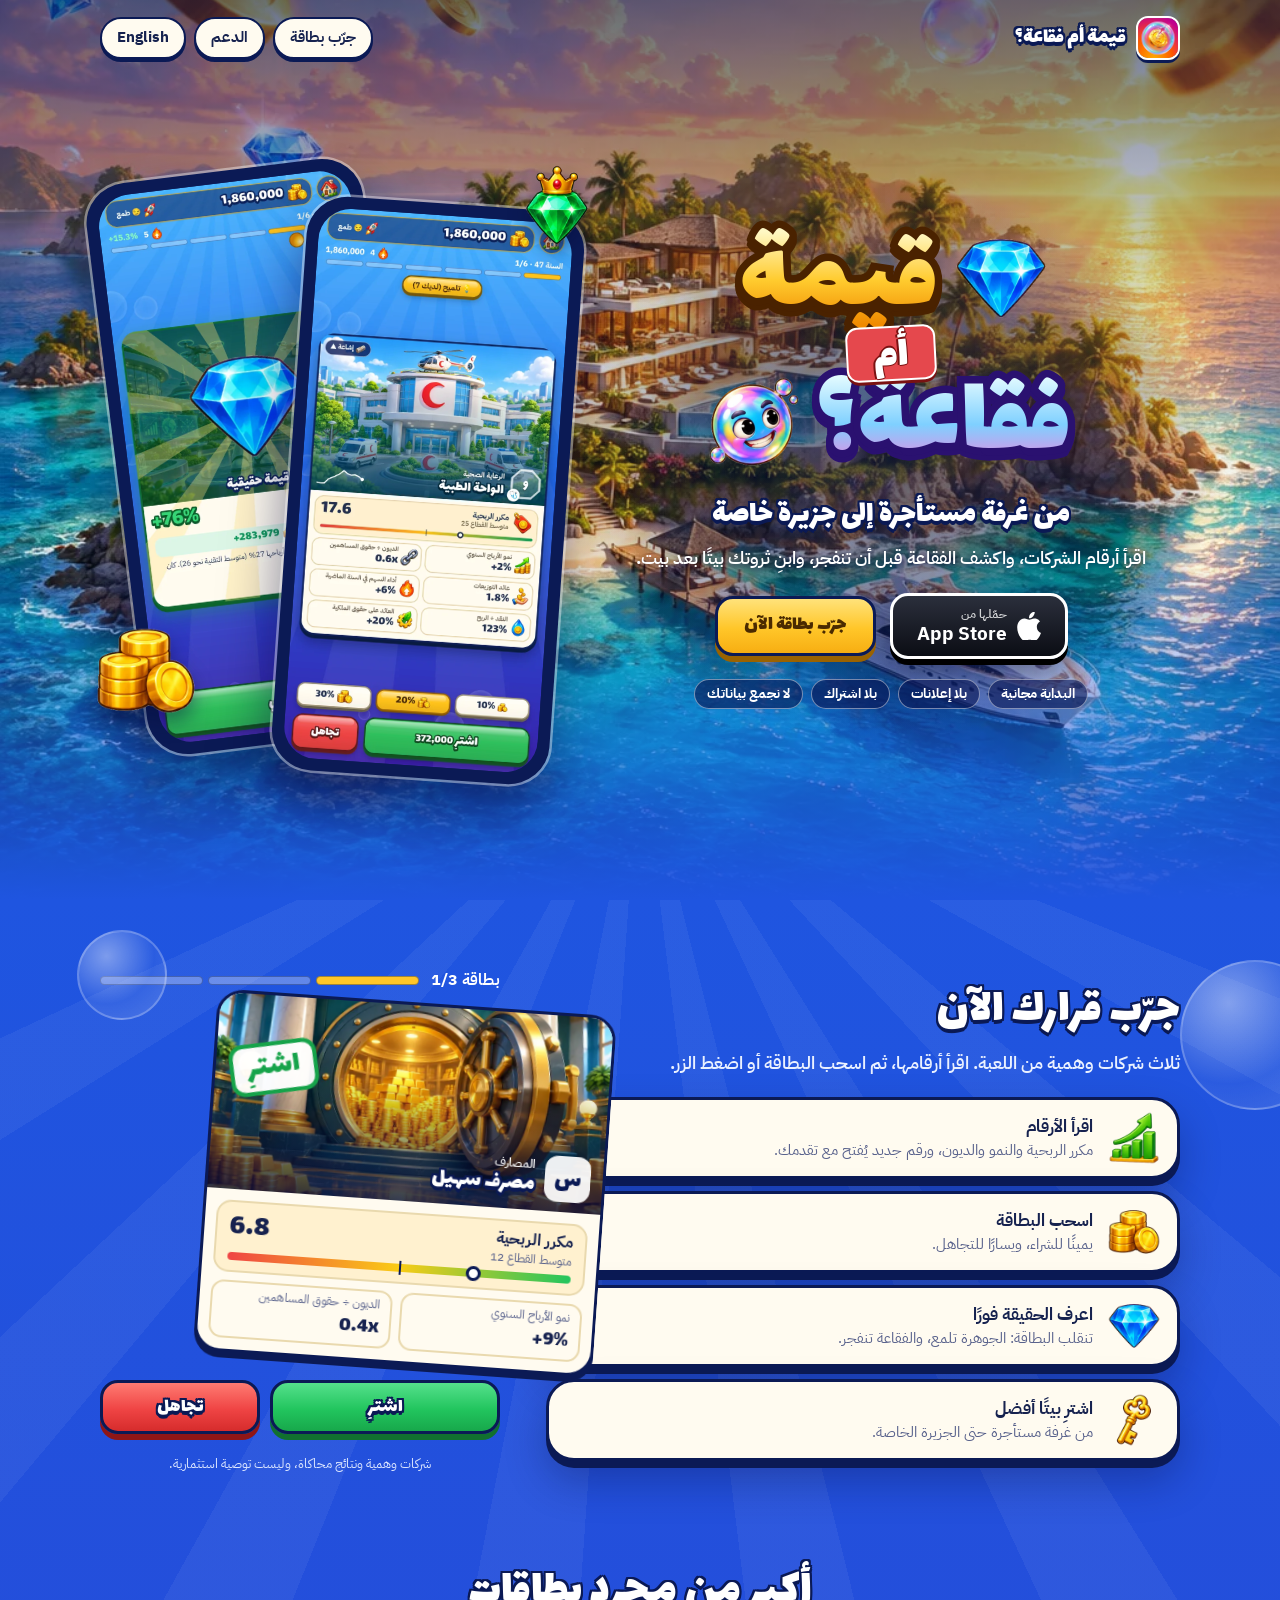
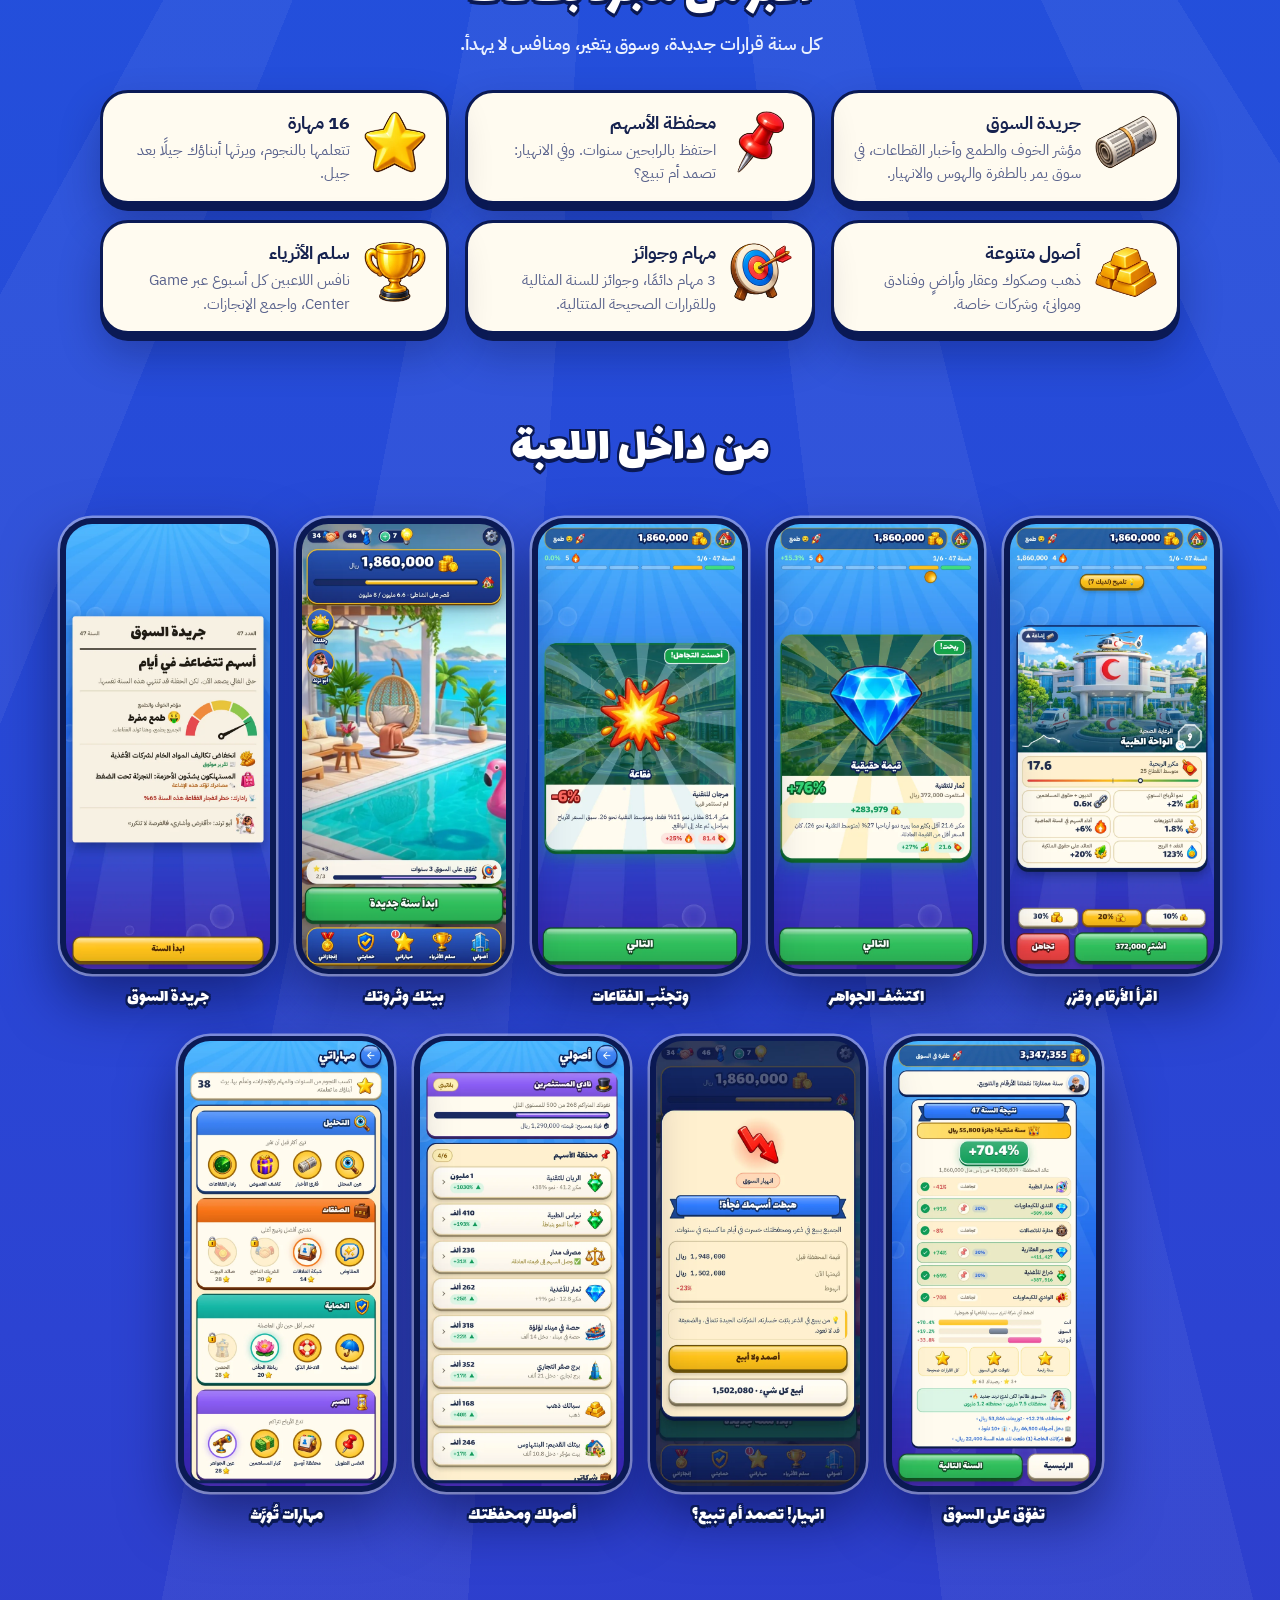
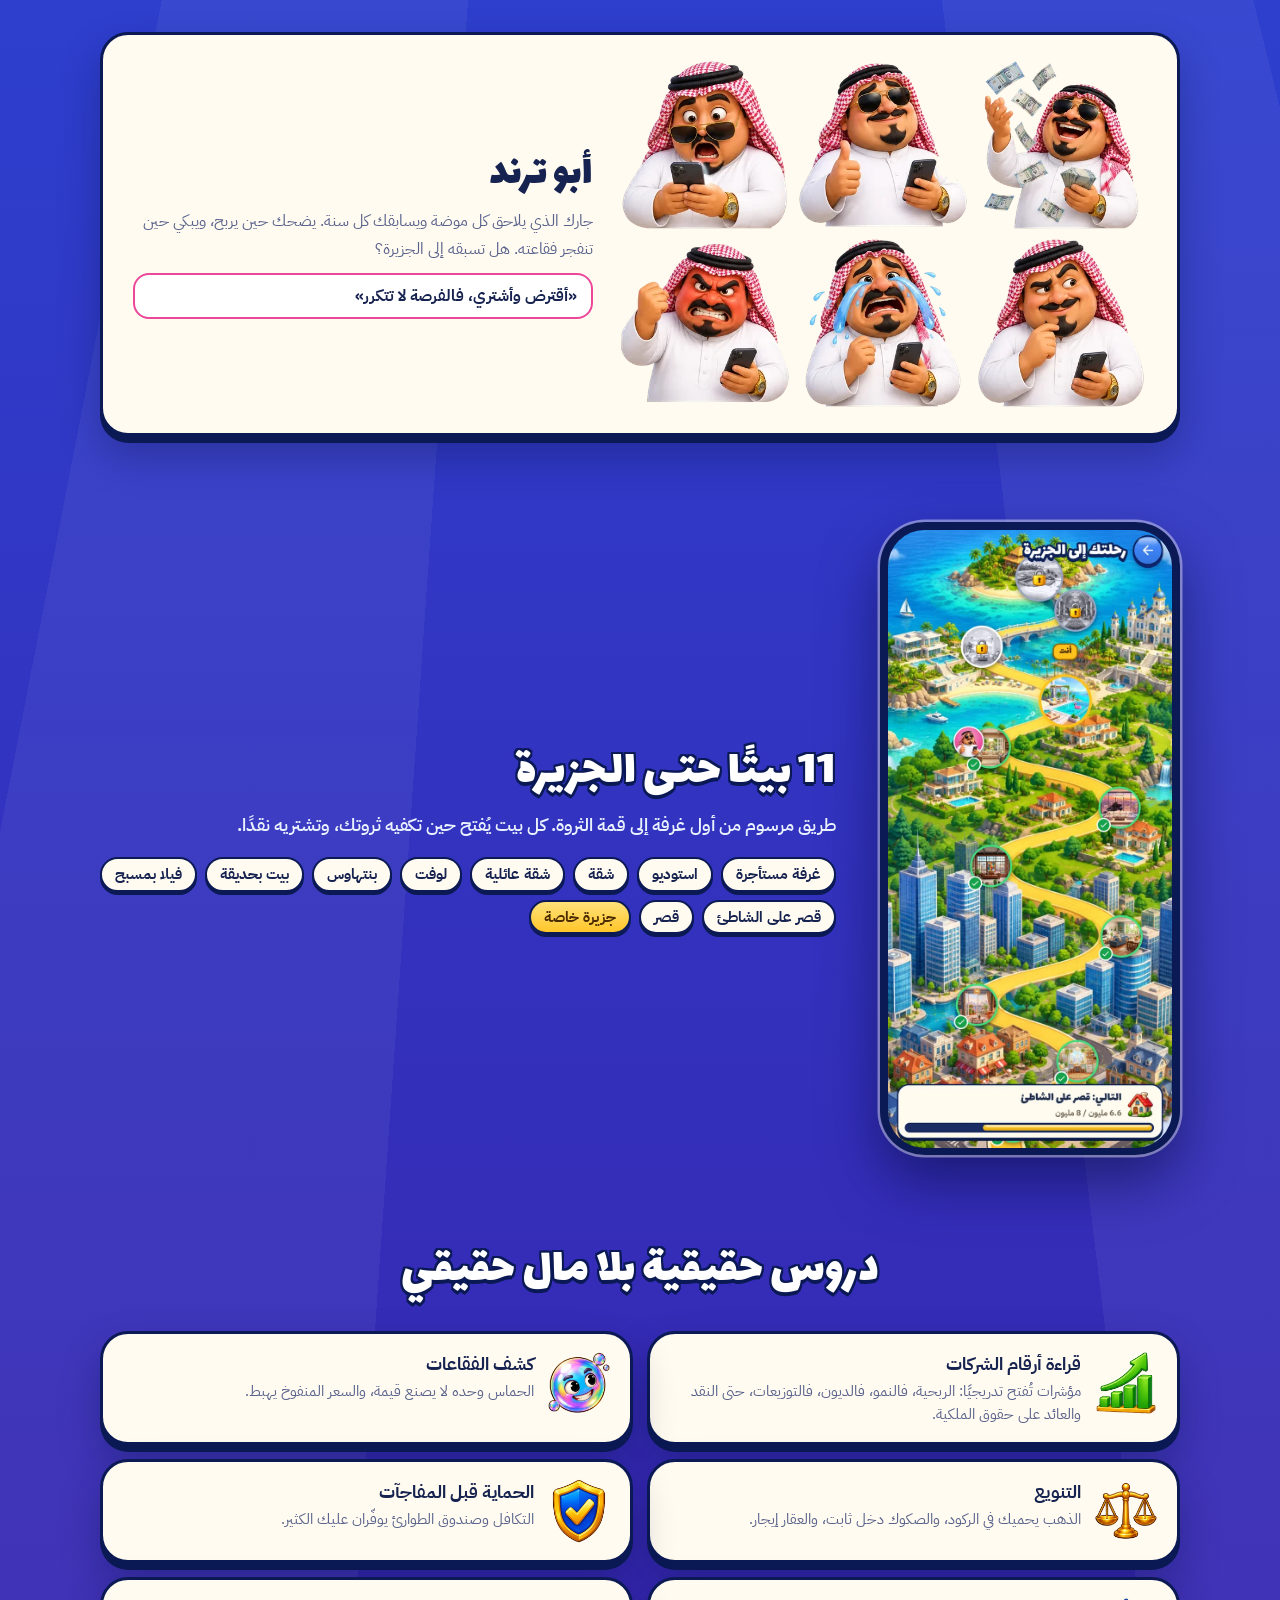
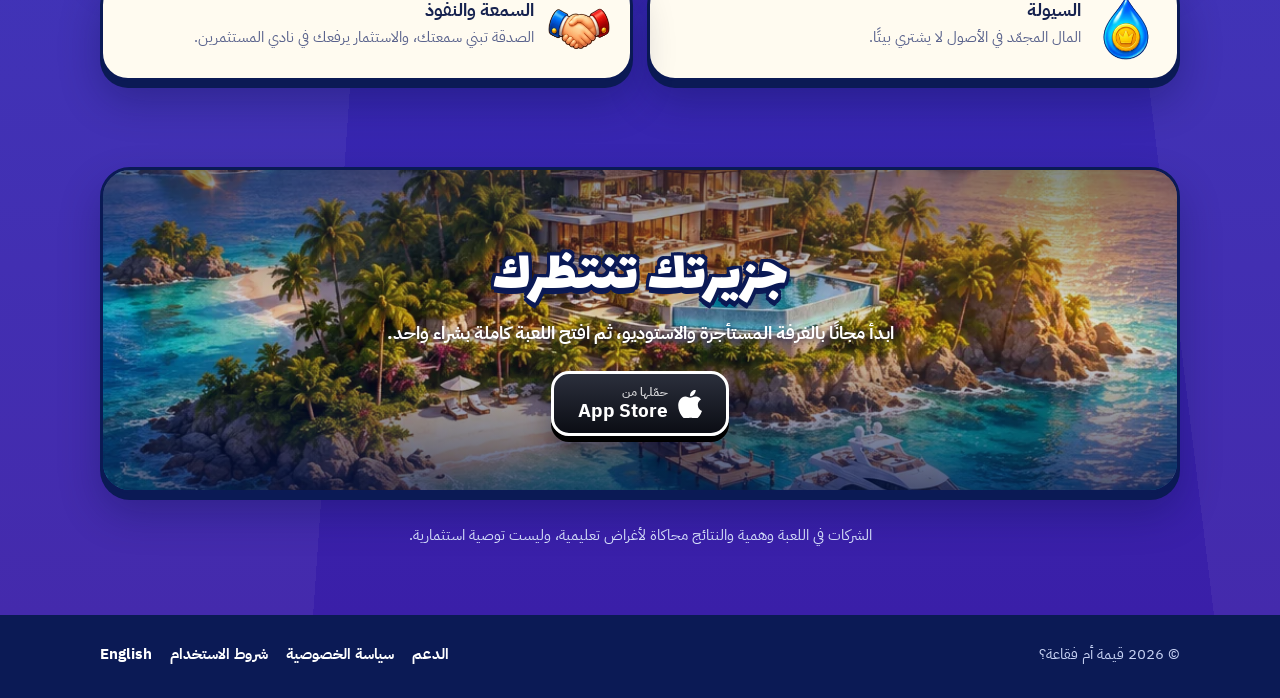
<file: index.html>
<!doctype html>
<html lang="ar" dir="rtl">
<head>
<meta charset="utf-8">
<meta name="viewport" content="width=device-width, initial-scale=1, viewport-fit=cover">
<meta name="apple-itunes-app" content="app-id=6826903202">
<meta name="theme-color" content="#1F55E0">
<title>قيمة أم فقاعة؟ — تعلّم الاستثمار باللعب</title>
<meta name="description" content="لعبة تعليمية: اقرأ أرقام الشركات، واكشف الفقاعة قبل أن تنفجر، وابنِ ثروتك من غرفة مستأجرة حتى جزيرة خاصة.">
<link rel="canonical" href="https://valueorbubble.github.io/">
<link rel="alternate" hreflang="ar" href="https://valueorbubble.github.io/">
<link rel="alternate" hreflang="en" href="https://valueorbubble.github.io/en.html">
<meta property="og:type" content="website">
<meta property="og:url" content="https://valueorbubble.github.io/">
<meta property="og:title" content="قيمة أم فقاعة؟">
<meta property="og:description" content="من غرفة مستأجرة إلى جزيرة خاصة: تعلّم الاستثمار باللعب.">
<meta property="og:image" content="https://valueorbubble.github.io/img/og-ar.jpg">
<meta name="twitter:card" content="summary_large_image">
<link rel="icon" href="img/icon-64.png">
<link rel="apple-touch-icon" href="img/icon-180.png">
<link rel="preconnect" href="https://fonts.googleapis.com">
<link rel="preconnect" href="https://fonts.gstatic.com" crossorigin>
<link href="https://fonts.googleapis.com/css2?family=IBM+Plex+Sans+Arabic:wght@400;600;700&family=Lalezar&display=swap" rel="stylesheet">
<link rel="stylesheet" href="style.css">
</head>
<body>

<header class="nav">
  <div class="wrap">
    <a class="brand display" href="index.html"><img src="img/icon-180.png" alt="">قيمة أم فقاعة؟</a>
    <nav class="nav-links">
      <a class="pill hide-sm" href="#try">جرّب بطاقة</a>
      <a class="pill hide-sm" href="support.html">الدعم</a>
      <a class="pill" href="en.html" lang="en">English</a>
    </nav>
  </div>
</header>

<div class="hero">
  <div class="wrap">
    <div class="hero-text">
      <h1 class="logo" aria-label="قيمة أم فقاعة؟">
        <span class="row"><img src="img/art/gem.webp" alt=""><b class="gold" data-t="قيمة">قيمة</b></span>
        <span class="or">أم</span>
        <span class="row"><b class="ice" data-t="فقاعة؟">فقاعة؟</b><img src="img/art/bubble.webp" alt=""></span>
      </h1>
      <p class="tag">من غرفة مستأجرة إلى جزيرة خاصة</p>
      <p class="lead">اقرأ أرقام الشركات، واكشف الفقاعة قبل أن تنفجر، وابنِ ثروتك بيتًا بعد بيت.</p>
      <div class="cta-row">
        <a class="btn btn-store" href="https://apps.apple.com/app/id6826903202" rel="noopener"><svg width="24" height="28" viewBox="0 0 17 20" fill="#fff" aria-hidden="true"><path d="M14.1 10.6c0-2.6 2.1-3.8 2.2-3.9-1.2-1.8-3.1-2-3.7-2-1.6-.2-3.1.9-3.9.9-.8 0-2.1-.9-3.4-.9C3.5 4.8 1.9 5.8 1 7.4c-1.9 3.2-.5 8 1.3 10.6.9 1.3 1.9 2.7 3.3 2.7 1.3-.1 1.8-.9 3.4-.9 1.6 0 2 .9 3.4.8 1.4 0 2.3-1.3 3.2-2.6 1-1.5 1.4-2.9 1.4-3-.1 0-2.9-1.1-2.9-4.4zM11.5 3c.7-.9 1.2-2.1 1.1-3.3-1 0-2.3.7-3 1.6-.7.8-1.2 2-1.1 3.2 1.2.1 2.3-.6 3-1.5z"/></svg><span><small>حمّلها من</small>App Store</span></a>
        <a class="btn btn-gold" href="#try">جرّب بطاقة الآن</a>
      </div>
      <ul class="ticks"><li>البداية مجانية</li><li>بلا إعلانات</li><li>بلا اشتراك</li><li>لا نجمع بياناتك</li></ul>
    </div>
    <div class="hero-phones" aria-hidden="true">
      <div class="phone a"><img width="660" height="1434" src="img/shots/ar-gem.webp" alt=""></div>
      <div class="phone b"><img width="660" height="1434" src="img/shots/ar-card.webp" alt=""></div>
      <img class="float" src="img/art/coins.webp" alt="" style="width:104px;inset-inline-end:-6px;bottom:50px">
      <img class="float" src="img/art/emerald.webp" alt="" style="width:84px;inset-inline-start:-26px;top:10px;animation-delay:-2s">
    </div>
  </div>
</div>

<main>
<section class="sec" id="try">
  <i class="bub" style="width:150px;height:150px;inset-inline-start:-50px;top:60px"></i>
  <i class="bub" style="width:90px;height:90px;inset-inline-end:6%;top:30px"></i>
  <div class="wrap try">
    <div>
      <div class="head">
        <h2 class="display st">جرّب قرارك الآن</h2>
        <p>ثلاث شركات وهمية من اللعبة. اقرأ أرقامها، ثم اسحب البطاقة أو اضغط الزر.</p>
      </div>
      <ol class="steps">
        <li class="win"><img src="img/art/chart.webp" alt=""><div><b>اقرأ الأرقام</b><span>مكرر الربحية والنمو والديون، ورقم جديد يُفتح مع تقدمك.</span></div></li>
        <li class="win"><img src="img/art/coins.webp" alt=""><div><b>اسحب البطاقة</b><span>يمينًا للشراء، ويسارًا للتجاهل.</span></div></li>
        <li class="win"><img src="img/art/gem.webp" alt=""><div><b>اعرف الحقيقة فورًا</b><span>تنقلب البطاقة: الجوهرة تلمع، والفقاعة تنفجر.</span></div></li>
        <li class="win"><img src="img/art/key.webp" alt=""><div><b>اشترِ بيتًا أفضل</b><span>من غرفة مستأجرة حتى الجزيرة الخاصة.</span></div></li>
      </ol>
    </div>
    <div>
      <div class="demo" id="demo"><div class="phone" style="width:280px;margin:0 auto"><img width="660" height="1434" src="img/shots/ar-card.webp" alt="بطاقة شركة في اللعبة"></div></div>
      <p class="demo-note">شركات وهمية ونتائج محاكاة، وليست توصية استثمارية.</p>
    </div>
  </div>
</section>

<section class="sec" style="padding-top:20px">
  <div class="wrap">
    <div class="head">
      <h2 class="display st">أكبر من مجرد بطاقات</h2>
      <p>كل سنة قرارات جديدة، وسوق يتغير، ومنافس لا يهدأ.</p>
    </div>
    <div class="grid3">
      <div class="win card"><img src="img/art/paper.webp" alt=""><div><h3>جريدة السوق</h3><p>مؤشر الخوف والطمع وأخبار القطاعات، في سوق يمر بالطفرة والهوس والانهيار.</p></div></div>
      <div class="win card"><img src="img/art/pin.webp" alt=""><div><h3>محفظة الأسهم</h3><p>احتفظ بالرابحين سنوات. وفي الانهيار: تصمد أم تبيع؟</p></div></div>
      <div class="win card"><img src="img/art/star.webp" alt=""><div><h3>16 مهارة</h3><p>تتعلمها بالنجوم، ويرثها أبناؤك جيلًا بعد جيل.</p></div></div>
      <div class="win card"><img src="img/art/goldbars.webp" alt=""><div><h3>أصول متنوعة</h3><p>ذهب وصكوك وعقار وأراضٍ وفنادق وموانئ، وشركات خاصة.</p></div></div>
      <div class="win card"><img src="img/art/target.webp" alt=""><div><h3>مهام وجوائز</h3><p>3 مهام دائمًا، وجوائز للسنة المثالية وللقرارات الصحيحة المتتالية.</p></div></div>
      <div class="win card"><img src="img/art/trophy.webp" alt=""><div><h3>سلم الأثرياء</h3><p>نافس اللاعبين كل أسبوع عبر Game Center، واجمع الإنجازات.</p></div></div>
    </div>
  </div>
</section>

<section class="sec" style="padding-top:20px">
  <div class="head wrap"><h2 class="display st">من داخل اللعبة</h2></div>
  <div class="gallery" tabindex="0" aria-label="لقطات من اللعبة">
    <figure><div class="phone"><img width="660" height="1434" src="img/shots/ar-card.webp" alt="بطاقة شركة" loading="lazy"></div><figcaption>اقرأ الأرقام وقرّر</figcaption></figure>
    <figure><div class="phone"><img width="660" height="1434" src="img/shots/ar-gem.webp" alt="كشف جوهرة" loading="lazy"></div><figcaption>اكتشف الجواهر</figcaption></figure>
    <figure><div class="phone"><img width="660" height="1434" src="img/shots/ar-pop.webp" alt="انفجار فقاعة" loading="lazy"></div><figcaption>وتجنّب الفقاعات</figcaption></figure>
    <figure><div class="phone"><img width="660" height="1434" src="img/shots/ar-home.webp" alt="الرئيسية" loading="lazy"></div><figcaption>بيتك وثروتك</figcaption></figure>
    <figure><div class="phone"><img width="660" height="1434" src="img/shots/ar-paper.webp" alt="جريدة السوق" loading="lazy"></div><figcaption>جريدة السوق</figcaption></figure>
    <figure><div class="phone"><img width="660" height="1434" src="img/shots/ar-result.webp" alt="نتيجة السنة" loading="lazy"></div><figcaption>تفوّق على السوق</figcaption></figure>
    <figure><div class="phone"><img width="660" height="1434" src="img/shots/ar-crash.webp" alt="انهيار السوق" loading="lazy"></div><figcaption>انهيار! تصمد أم تبيع؟</figcaption></figure>
    <figure><div class="phone"><img width="660" height="1434" src="img/shots/ar-assets.webp" alt="الأصول" loading="lazy"></div><figcaption>أصولك ومحفظتك</figcaption></figure>
    <figure><div class="phone"><img width="660" height="1434" src="img/shots/ar-skills.webp" alt="المهارات" loading="lazy"></div><figcaption>مهارات تُورَّث</figcaption></figure>
  </div>
</section>

<section class="sec" style="padding-top:20px">
  <div class="wrap">
    <div class="win tony">
      <div class="faces" aria-hidden="true">
        <img width="300" height="300" src="img/art/tony-laugh.webp" alt="" loading="lazy">
        <img width="300" height="300" src="img/art/tony-smug.webp" alt="" loading="lazy">
        <img width="300" height="300" src="img/art/tony-shock.webp" alt="" loading="lazy">
        <img width="300" height="300" src="img/art/tony-sly.webp" alt="" loading="lazy">
        <img width="300" height="300" src="img/art/tony-cry.webp" alt="" loading="lazy">
        <img width="300" height="300" src="img/art/tony-angry.webp" alt="" loading="lazy">
      </div>
      <div>
        <h2 class="display">أبو ترند</h2>
        <p>جارك الذي يلاحق كل موضة ويسابقك كل سنة. يضحك حين يربح، ويبكي حين تنفجر فقاعته. هل تسبقه إلى الجزيرة؟</p>
        <blockquote>«أقترض وأشتري، فالفرصة لا تتكرر»</blockquote>
      </div>
    </div>
  </div>
</section>

<section class="sec" style="padding-top:20px">
  <div class="wrap journey">
    <div class="phone"><img width="660" height="1434" src="img/shots/ar-map.webp" alt="خريطة الرحلة إلى الجزيرة" loading="lazy"></div>
    <div>
      <div class="head">
        <h2 class="display st">11 بيتًا حتى الجزيرة</h2>
        <p>طريق مرسوم من أول غرفة إلى قمة الثروة. كل بيت يُفتح حين تكفيه ثروتك، وتشتريه نقدًا.</p>
      </div>
      <ul class="homes"><li>غرفة مستأجرة</li><li>استوديو</li><li>شقة</li><li>شقة عائلية</li><li>لوفت</li><li>بنتهاوس</li><li>بيت بحديقة</li><li>فيلا بمسبح</li><li>قصر على الشاطئ</li><li>قصر</li><li>جزيرة خاصة</li></ul>
    </div>
  </div>
</section>

<section class="sec" style="padding-top:20px">
  <div class="wrap">
    <div class="head">
      <h2 class="display st">دروس حقيقية بلا مال حقيقي</h2>
    </div>
    <div class="grid2">
      <div class="win card"><img src="img/art/chart.webp" alt="" loading="lazy"><div><h3>قراءة أرقام الشركات</h3><p>مؤشرات تُفتح تدريجيًا: الربحية، فالنمو، فالديون، فالتوزيعات، حتى النقد والعائد على حقوق الملكية.</p></div></div>
      <div class="win card"><img src="img/art/bubble.webp" alt="" loading="lazy"><div><h3>كشف الفقاعات</h3><p>الحماس وحده لا يصنع قيمة، والسعر المنفوخ يهبط.</p></div></div>
      <div class="win card"><img src="img/art/scale.webp" alt="" loading="lazy"><div><h3>التنويع</h3><p>الذهب يحميك في الركود، والصكوك دخل ثابت، والعقار إيجار.</p></div></div>
      <div class="win card"><img src="img/art/shield.webp" alt="" loading="lazy"><div><h3>الحماية قبل المفاجآت</h3><p>التكافل وصندوق الطوارئ يوفّران عليك الكثير.</p></div></div>
      <div class="win card"><img src="img/art/drop.webp" alt="" loading="lazy"><div><h3>السيولة</h3><p>المال المجمّد في الأصول لا يشتري بيتًا.</p></div></div>
      <div class="win card"><img src="img/art/handshake.webp" alt="" loading="lazy"><div><h3>السمعة والنفوذ</h3><p>الصدقة تبني سمعتك، والاستثمار يرفعك في نادي المستثمرين.</p></div></div>
    </div>
  </div>
</section>

<section class="sec" style="padding-top:20px">
  <div class="wrap">
    <div class="final">
      <h2 class="display">جزيرتك تنتظرك</h2>
      <p>ابدأ مجانًا بالغرفة المستأجرة والاستوديو، ثم افتح اللعبة كاملة بشراء واحد.</p>
      <a class="btn btn-store" href="https://apps.apple.com/app/id6826903202" rel="noopener"><svg width="24" height="28" viewBox="0 0 17 20" fill="#fff" aria-hidden="true"><path d="M14.1 10.6c0-2.6 2.1-3.8 2.2-3.9-1.2-1.8-3.1-2-3.7-2-1.6-.2-3.1.9-3.9.9-.8 0-2.1-.9-3.4-.9C3.5 4.8 1.9 5.8 1 7.4c-1.9 3.2-.5 8 1.3 10.6.9 1.3 1.9 2.7 3.3 2.7 1.3-.1 1.8-.9 3.4-.9 1.6 0 2 .9 3.4.8 1.4 0 2.3-1.3 3.2-2.6 1-1.5 1.4-2.9 1.4-3-.1 0-2.9-1.1-2.9-4.4zM11.5 3c.7-.9 1.2-2.1 1.1-3.3-1 0-2.3.7-3 1.6-.7.8-1.2 2-1.1 3.2 1.2.1 2.3-.6 3-1.5z"/></svg><span><small>حمّلها من</small>App Store</span></a>
    </div>
    <p class="note">الشركات في اللعبة وهمية والنتائج محاكاة لأغراض تعليمية، وليست توصية استثمارية.</p>
  </div>
</section>
</main>

<footer>
  <div class="wrap">
    <span>© 2026 قيمة أم فقاعة؟</span>
    <nav><a href="support.html">الدعم</a><a href="privacy.html">سياسة الخصوصية</a><a href="terms.html">شروط الاستخدام</a><a href="en.html" lang="en">English</a></nav>
  </div>
</footer>
<script src="play.js" defer></script>
</body>
</html>
</file>
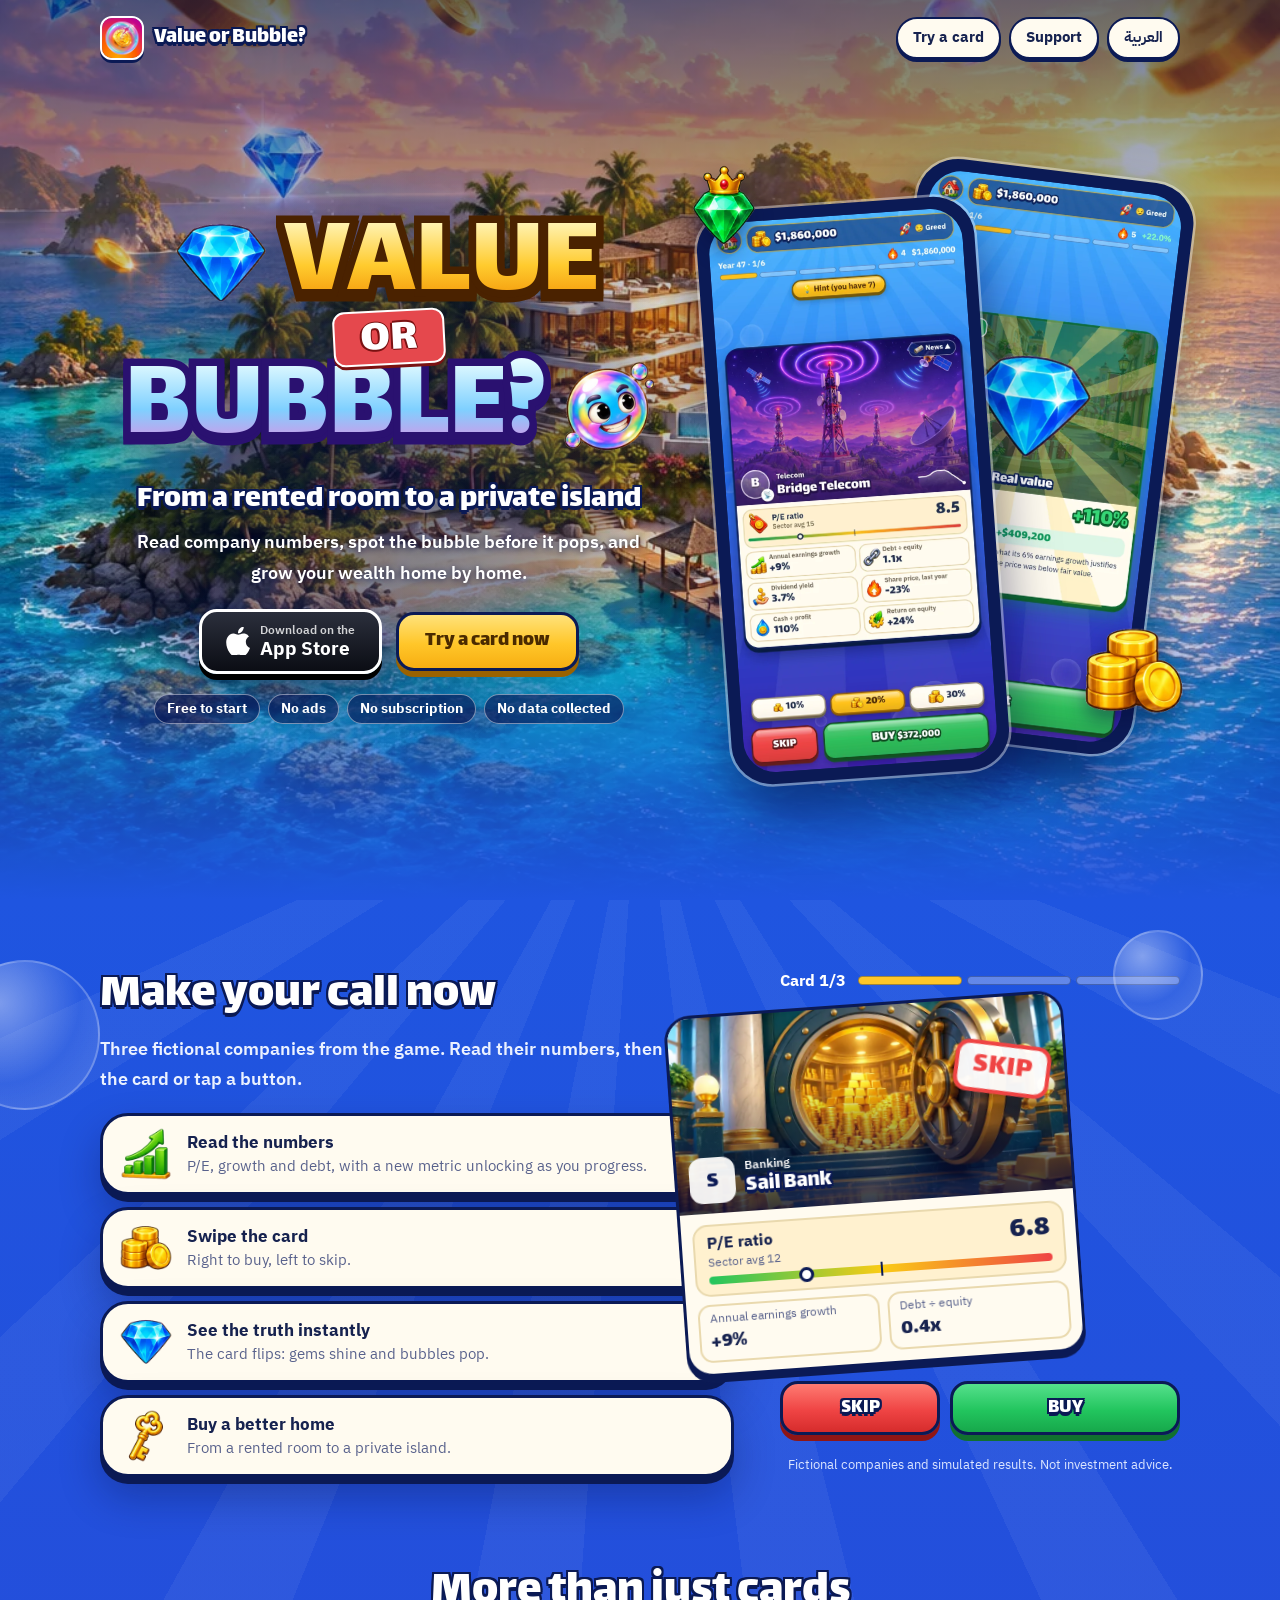
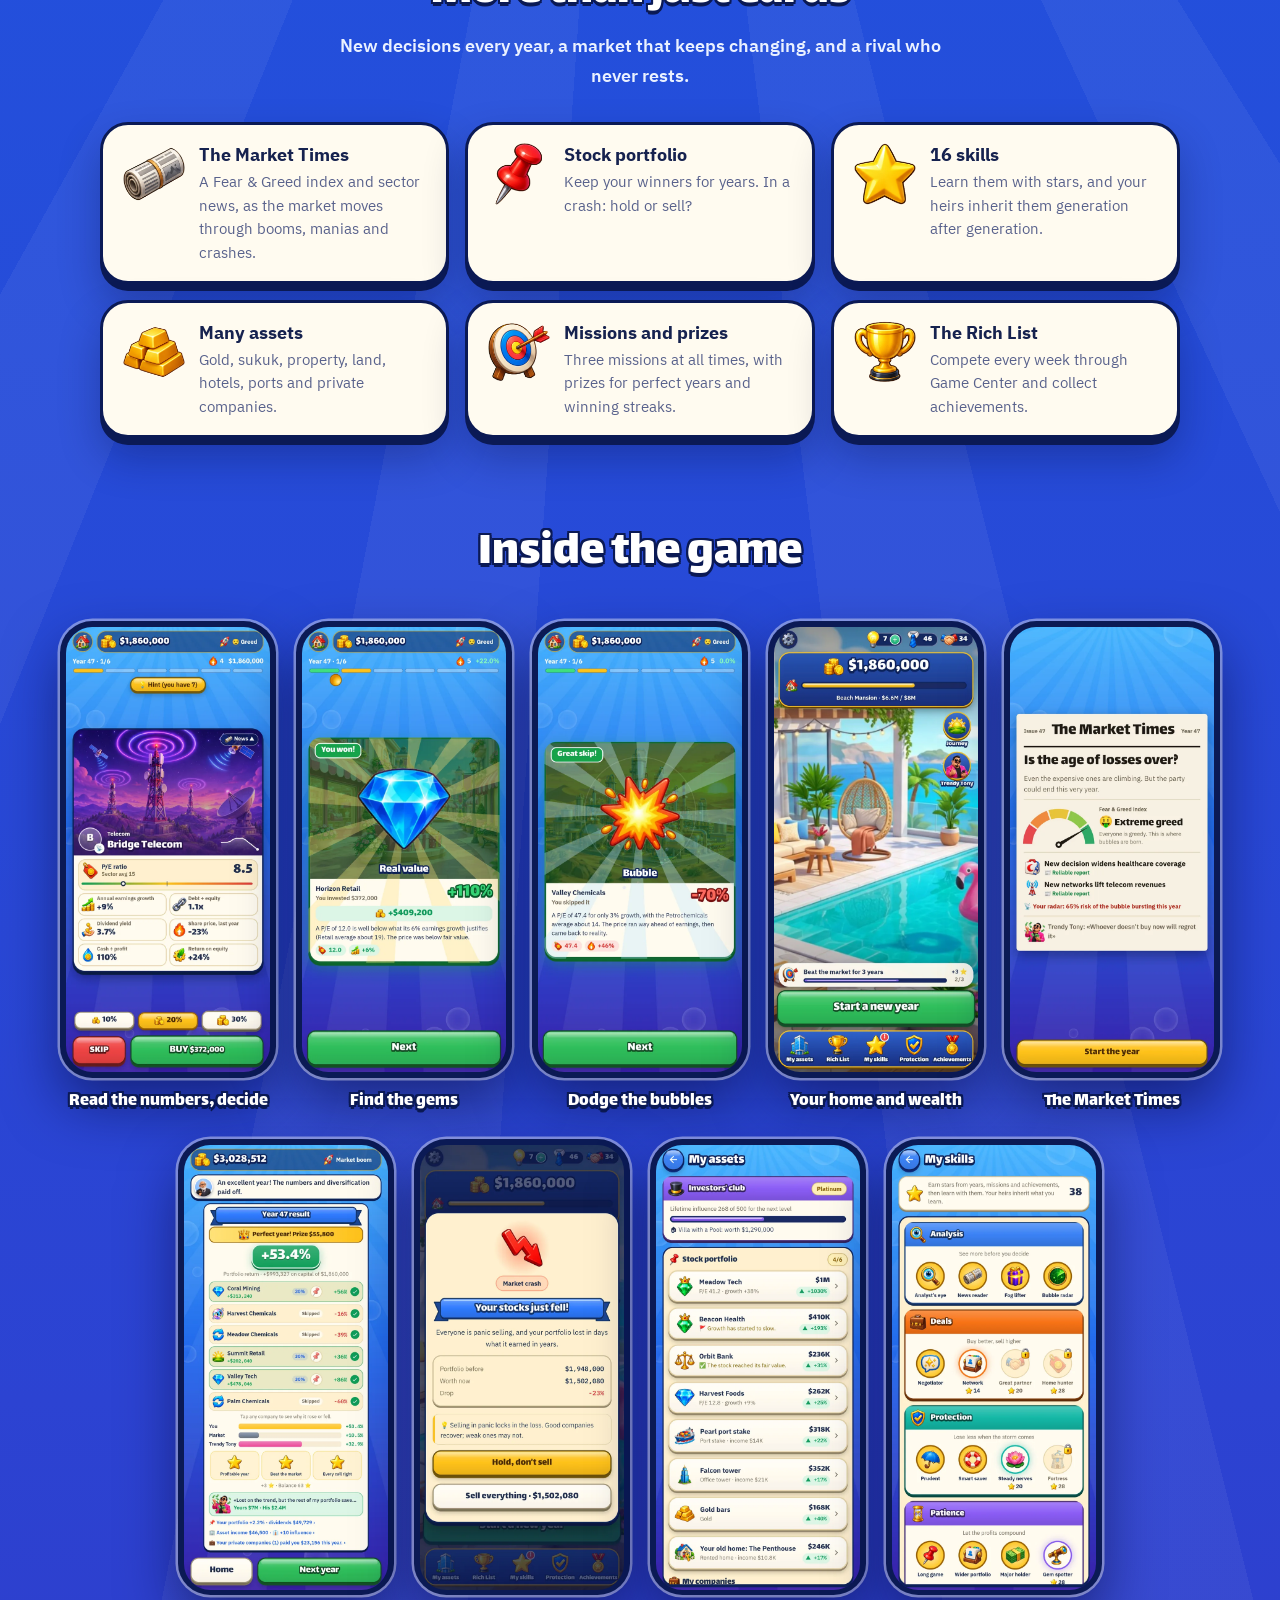
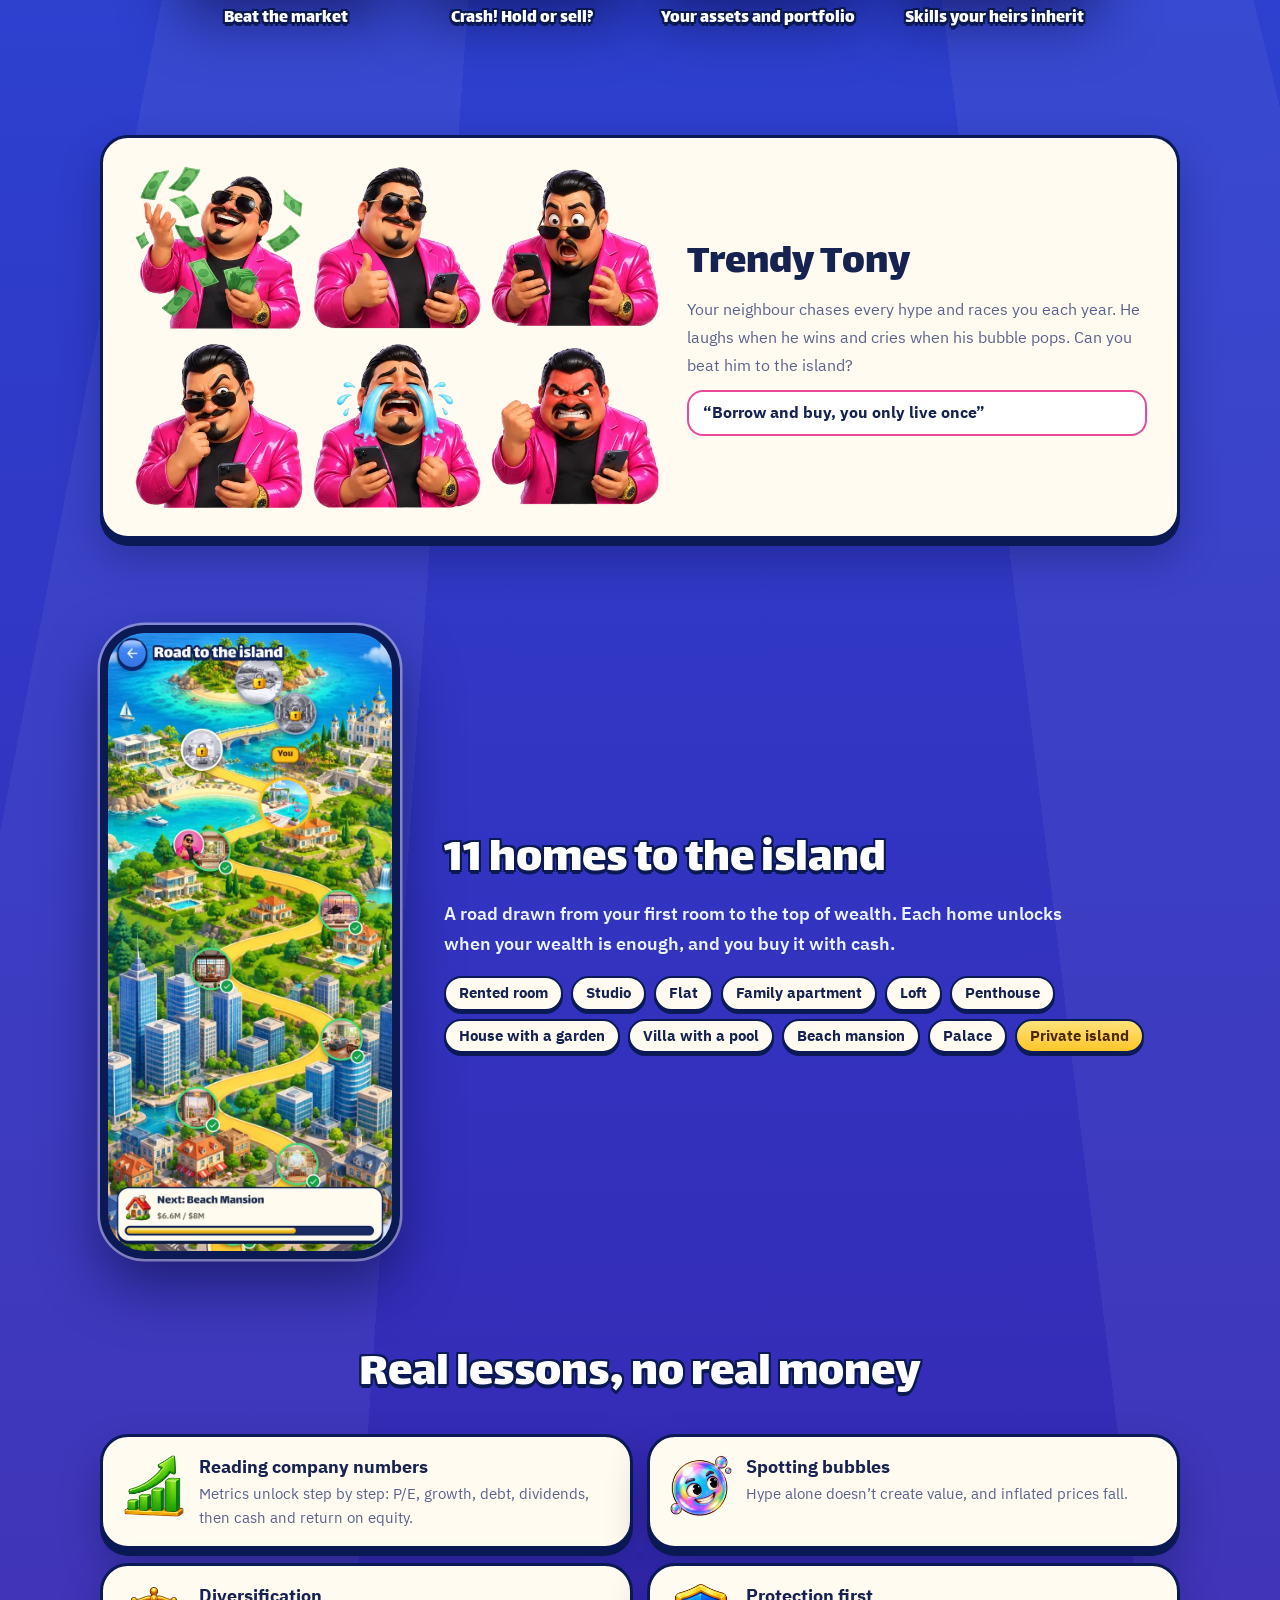
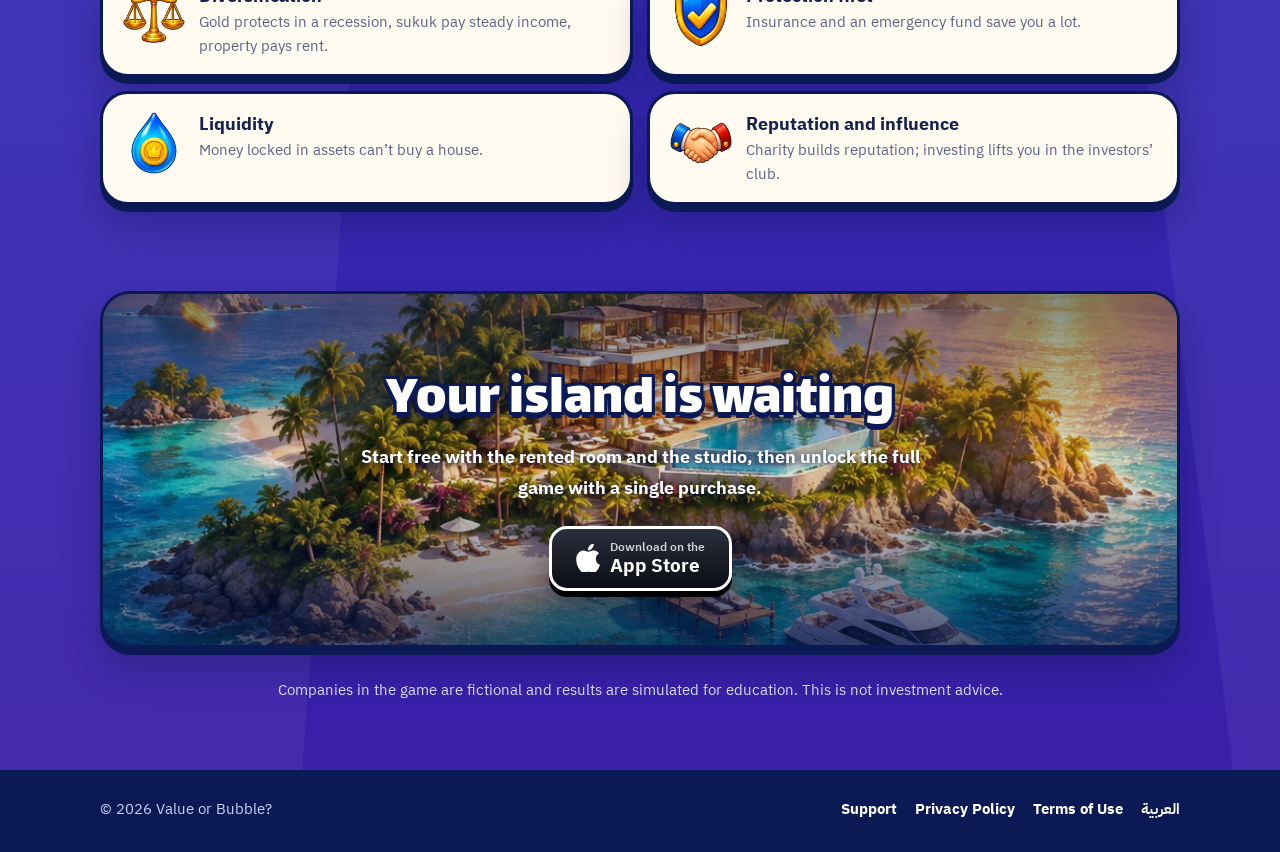
<file: en.html>
<!doctype html>
<html lang="en" dir="ltr">
<head>
<meta charset="utf-8">
<meta name="viewport" content="width=device-width, initial-scale=1, viewport-fit=cover">
<meta name="apple-itunes-app" content="app-id=6826903202">
<meta name="theme-color" content="#1F55E0">
<title>Value or Bubble? — Learn investing by playing</title>
<meta name="description" content="An educational game: read company numbers, spot the bubble before it pops, and grow from a rented room to a private island.">
<link rel="canonical" href="https://valueorbubble.github.io/en.html">
<link rel="alternate" hreflang="ar" href="https://valueorbubble.github.io/">
<link rel="alternate" hreflang="en" href="https://valueorbubble.github.io/en.html">
<meta property="og:type" content="website">
<meta property="og:url" content="https://valueorbubble.github.io/en.html">
<meta property="og:title" content="Value or Bubble?">
<meta property="og:description" content="From a rented room to a private island: learn investing by playing.">
<meta property="og:image" content="https://valueorbubble.github.io/img/og-en.jpg">
<meta name="twitter:card" content="summary_large_image">
<link rel="icon" href="img/icon-64.png">
<link rel="apple-touch-icon" href="img/icon-180.png">
<link rel="preconnect" href="https://fonts.googleapis.com">
<link rel="preconnect" href="https://fonts.gstatic.com" crossorigin>
<link href="https://fonts.googleapis.com/css2?family=IBM+Plex+Sans+Arabic:wght@400;600;700&family=Lalezar&display=swap" rel="stylesheet">
<link rel="stylesheet" href="style.css">
</head>
<body>

<header class="nav">
  <div class="wrap">
    <a class="brand display" href="en.html"><img src="img/icon-180.png" alt="">Value or Bubble?</a>
    <nav class="nav-links">
      <a class="pill hide-sm" href="#try">Try a card</a>
      <a class="pill hide-sm" href="support.html#en">Support</a>
      <a class="pill" href="index.html" lang="ar">العربية</a>
    </nav>
  </div>
</header>

<div class="hero">
  <div class="wrap">
    <div class="hero-text">
      <h1 class="logo" aria-label="Value or Bubble?">
        <span class="row"><img src="img/art/gem.webp" alt=""><b class="gold" data-t="VALUE">VALUE</b></span>
        <span class="or">OR</span>
        <span class="row"><b class="ice" data-t="BUBBLE?">BUBBLE?</b><img src="img/art/bubble.webp" alt=""></span>
      </h1>
      <p class="tag">From a rented room to a private island</p>
      <p class="lead">Read company numbers, spot the bubble before it pops, and grow your wealth home by home.</p>
      <div class="cta-row">
        <a class="btn btn-store" href="https://apps.apple.com/app/id6826903202" rel="noopener"><svg width="24" height="28" viewBox="0 0 17 20" fill="#fff" aria-hidden="true"><path d="M14.1 10.6c0-2.6 2.1-3.8 2.2-3.9-1.2-1.8-3.1-2-3.7-2-1.6-.2-3.1.9-3.9.9-.8 0-2.1-.9-3.4-.9C3.5 4.8 1.9 5.8 1 7.4c-1.9 3.2-.5 8 1.3 10.6.9 1.3 1.9 2.7 3.3 2.7 1.3-.1 1.8-.9 3.4-.9 1.6 0 2 .9 3.4.8 1.4 0 2.3-1.3 3.2-2.6 1-1.5 1.4-2.9 1.4-3-.1 0-2.9-1.1-2.9-4.4zM11.5 3c.7-.9 1.2-2.1 1.1-3.3-1 0-2.3.7-3 1.6-.7.8-1.2 2-1.1 3.2 1.2.1 2.3-.6 3-1.5z"/></svg><span><small>Download on the</small>App Store</span></a>
        <a class="btn btn-gold" href="#try">Try a card now</a>
      </div>
      <ul class="ticks"><li>Free to start</li><li>No ads</li><li>No subscription</li><li>No data collected</li></ul>
    </div>
    <div class="hero-phones" aria-hidden="true">
      <div class="phone a"><img width="660" height="1434" src="img/shots/en-gem.webp" alt=""></div>
      <div class="phone b"><img width="660" height="1434" src="img/shots/en-card.webp" alt=""></div>
      <img class="float" src="img/art/coins.webp" alt="" style="width:104px;inset-inline-end:-6px;bottom:50px">
      <img class="float" src="img/art/emerald.webp" alt="" style="width:84px;inset-inline-start:-26px;top:10px;animation-delay:-2s">
    </div>
  </div>
</div>

<main>
<section class="sec" id="try">
  <i class="bub" style="width:150px;height:150px;inset-inline-start:-50px;top:60px"></i>
  <i class="bub" style="width:90px;height:90px;inset-inline-end:6%;top:30px"></i>
  <div class="wrap try">
    <div>
      <div class="head">
        <h2 class="display st">Make your call now</h2>
        <p>Three fictional companies from the game. Read their numbers, then swipe the card or tap a button.</p>
      </div>
      <ol class="steps">
        <li class="win"><img src="img/art/chart.webp" alt=""><div><b>Read the numbers</b><span>P/E, growth and debt, with a new metric unlocking as you progress.</span></div></li>
        <li class="win"><img src="img/art/coins.webp" alt=""><div><b>Swipe the card</b><span>Right to buy, left to skip.</span></div></li>
        <li class="win"><img src="img/art/gem.webp" alt=""><div><b>See the truth instantly</b><span>The card flips: gems shine and bubbles pop.</span></div></li>
        <li class="win"><img src="img/art/key.webp" alt=""><div><b>Buy a better home</b><span>From a rented room to a private island.</span></div></li>
      </ol>
    </div>
    <div>
      <div class="demo" id="demo"><div class="phone" style="width:280px;margin:0 auto"><img width="660" height="1434" src="img/shots/en-card.webp" alt="A company card in the game"></div></div>
      <p class="demo-note">Fictional companies and simulated results. Not investment advice.</p>
    </div>
  </div>
</section>

<section class="sec" style="padding-top:20px">
  <div class="wrap">
    <div class="head">
      <h2 class="display st">More than just cards</h2>
      <p>New decisions every year, a market that keeps changing, and a rival who never rests.</p>
    </div>
    <div class="grid3">
      <div class="win card"><img src="img/art/paper.webp" alt=""><div><h3>The Market Times</h3><p>A Fear &amp; Greed index and sector news, as the market moves through booms, manias and crashes.</p></div></div>
      <div class="win card"><img src="img/art/pin.webp" alt=""><div><h3>Stock portfolio</h3><p>Keep your winners for years. In a crash: hold or sell?</p></div></div>
      <div class="win card"><img src="img/art/star.webp" alt=""><div><h3>16 skills</h3><p>Learn them with stars, and your heirs inherit them generation after generation.</p></div></div>
      <div class="win card"><img src="img/art/goldbars.webp" alt=""><div><h3>Many assets</h3><p>Gold, sukuk, property, land, hotels, ports and private companies.</p></div></div>
      <div class="win card"><img src="img/art/target.webp" alt=""><div><h3>Missions and prizes</h3><p>Three missions at all times, with prizes for perfect years and winning streaks.</p></div></div>
      <div class="win card"><img src="img/art/trophy.webp" alt=""><div><h3>The Rich List</h3><p>Compete every week through Game Center and collect achievements.</p></div></div>
    </div>
  </div>
</section>

<section class="sec" style="padding-top:20px">
  <div class="head wrap"><h2 class="display st">Inside the game</h2></div>
  <div class="gallery" tabindex="0" aria-label="Screenshots from the game">
    <figure><div class="phone"><img width="660" height="1434" src="img/shots/en-card.webp" alt="Company card" loading="lazy"></div><figcaption>Read the numbers, decide</figcaption></figure>
    <figure><div class="phone"><img width="660" height="1434" src="img/shots/en-gem.webp" alt="A gem revealed" loading="lazy"></div><figcaption>Find the gems</figcaption></figure>
    <figure><div class="phone"><img width="660" height="1434" src="img/shots/en-pop.webp" alt="A bubble popping" loading="lazy"></div><figcaption>Dodge the bubbles</figcaption></figure>
    <figure><div class="phone"><img width="660" height="1434" src="img/shots/en-home.webp" alt="Home" loading="lazy"></div><figcaption>Your home and wealth</figcaption></figure>
    <figure><div class="phone"><img width="660" height="1434" src="img/shots/en-paper.webp" alt="The Market Times" loading="lazy"></div><figcaption>The Market Times</figcaption></figure>
    <figure><div class="phone"><img width="660" height="1434" src="img/shots/en-result.webp" alt="Year result" loading="lazy"></div><figcaption>Beat the market</figcaption></figure>
    <figure><div class="phone"><img width="660" height="1434" src="img/shots/en-crash.webp" alt="Market crash" loading="lazy"></div><figcaption>Crash! Hold or sell?</figcaption></figure>
    <figure><div class="phone"><img width="660" height="1434" src="img/shots/en-assets.webp" alt="Assets" loading="lazy"></div><figcaption>Your assets and portfolio</figcaption></figure>
    <figure><div class="phone"><img width="660" height="1434" src="img/shots/en-skills.webp" alt="Skills" loading="lazy"></div><figcaption>Skills your heirs inherit</figcaption></figure>
  </div>
</section>

<section class="sec" style="padding-top:20px">
  <div class="wrap">
    <div class="win tony">
      <div class="faces" aria-hidden="true">
        <img width="300" height="300" src="img/art/en/tony-laugh.webp" alt="" loading="lazy">
        <img width="300" height="300" src="img/art/en/tony-smug.webp" alt="" loading="lazy">
        <img width="300" height="300" src="img/art/en/tony-shock.webp" alt="" loading="lazy">
        <img width="300" height="300" src="img/art/en/tony-sly.webp" alt="" loading="lazy">
        <img width="300" height="300" src="img/art/en/tony-cry.webp" alt="" loading="lazy">
        <img width="300" height="300" src="img/art/en/tony-angry.webp" alt="" loading="lazy">
      </div>
      <div>
        <h2 class="display">Trendy Tony</h2>
        <p>Your neighbour chases every hype and races you each year. He laughs when he wins and cries when his bubble pops. Can you beat him to the island?</p>
        <blockquote>“Borrow and buy, you only live once”</blockquote>
      </div>
    </div>
  </div>
</section>

<section class="sec" style="padding-top:20px">
  <div class="wrap journey">
    <div class="phone"><img width="660" height="1434" src="img/shots/en-map.webp" alt="The map of the road to the island" loading="lazy"></div>
    <div>
      <div class="head">
        <h2 class="display st">11 homes to the island</h2>
        <p>A road drawn from your first room to the top of wealth. Each home unlocks when your wealth is enough, and you buy it with cash.</p>
      </div>
      <ul class="homes"><li>Rented room</li><li>Studio</li><li>Flat</li><li>Family apartment</li><li>Loft</li><li>Penthouse</li><li>House with a garden</li><li>Villa with a pool</li><li>Beach mansion</li><li>Palace</li><li>Private island</li></ul>
    </div>
  </div>
</section>

<section class="sec" style="padding-top:20px">
  <div class="wrap">
    <div class="head">
      <h2 class="display st">Real lessons, no real money</h2>
    </div>
    <div class="grid2">
      <div class="win card"><img src="img/art/chart.webp" alt="" loading="lazy"><div><h3>Reading company numbers</h3><p>Metrics unlock step by step: P/E, growth, debt, dividends, then cash and return on equity.</p></div></div>
      <div class="win card"><img src="img/art/bubble.webp" alt="" loading="lazy"><div><h3>Spotting bubbles</h3><p>Hype alone doesn’t create value, and inflated prices fall.</p></div></div>
      <div class="win card"><img src="img/art/scale.webp" alt="" loading="lazy"><div><h3>Diversification</h3><p>Gold protects in a recession, sukuk pay steady income, property pays rent.</p></div></div>
      <div class="win card"><img src="img/art/shield.webp" alt="" loading="lazy"><div><h3>Protection first</h3><p>Insurance and an emergency fund save you a lot.</p></div></div>
      <div class="win card"><img src="img/art/drop.webp" alt="" loading="lazy"><div><h3>Liquidity</h3><p>Money locked in assets can’t buy a house.</p></div></div>
      <div class="win card"><img src="img/art/handshake.webp" alt="" loading="lazy"><div><h3>Reputation and influence</h3><p>Charity builds reputation; investing lifts you in the investors’ club.</p></div></div>
    </div>
  </div>
</section>

<section class="sec" style="padding-top:20px">
  <div class="wrap">
    <div class="final">
      <h2 class="display">Your island is waiting</h2>
      <p>Start free with the rented room and the studio, then unlock the full game with a single purchase.</p>
      <a class="btn btn-store" href="https://apps.apple.com/app/id6826903202" rel="noopener"><svg width="24" height="28" viewBox="0 0 17 20" fill="#fff" aria-hidden="true"><path d="M14.1 10.6c0-2.6 2.1-3.8 2.2-3.9-1.2-1.8-3.1-2-3.7-2-1.6-.2-3.1.9-3.9.9-.8 0-2.1-.9-3.4-.9C3.5 4.8 1.9 5.8 1 7.4c-1.9 3.2-.5 8 1.3 10.6.9 1.3 1.9 2.7 3.3 2.7 1.3-.1 1.8-.9 3.4-.9 1.6 0 2 .9 3.4.8 1.4 0 2.3-1.3 3.2-2.6 1-1.5 1.4-2.9 1.4-3-.1 0-2.9-1.1-2.9-4.4zM11.5 3c.7-.9 1.2-2.1 1.1-3.3-1 0-2.3.7-3 1.6-.7.8-1.2 2-1.1 3.2 1.2.1 2.3-.6 3-1.5z"/></svg><span><small>Download on the</small>App Store</span></a>
    </div>
    <p class="note">Companies in the game are fictional and results are simulated for education. This is not investment advice.</p>
  </div>
</section>
</main>

<footer>
  <div class="wrap">
    <span>© 2026 Value or Bubble?</span>
    <nav><a href="support.html#en">Support</a><a href="privacy.html#en">Privacy Policy</a><a href="terms.html#en">Terms of Use</a><a href="index.html" lang="ar">العربية</a></nav>
  </div>
</footer>
<script src="play.js" defer></script>
</body>
</html>
</file>
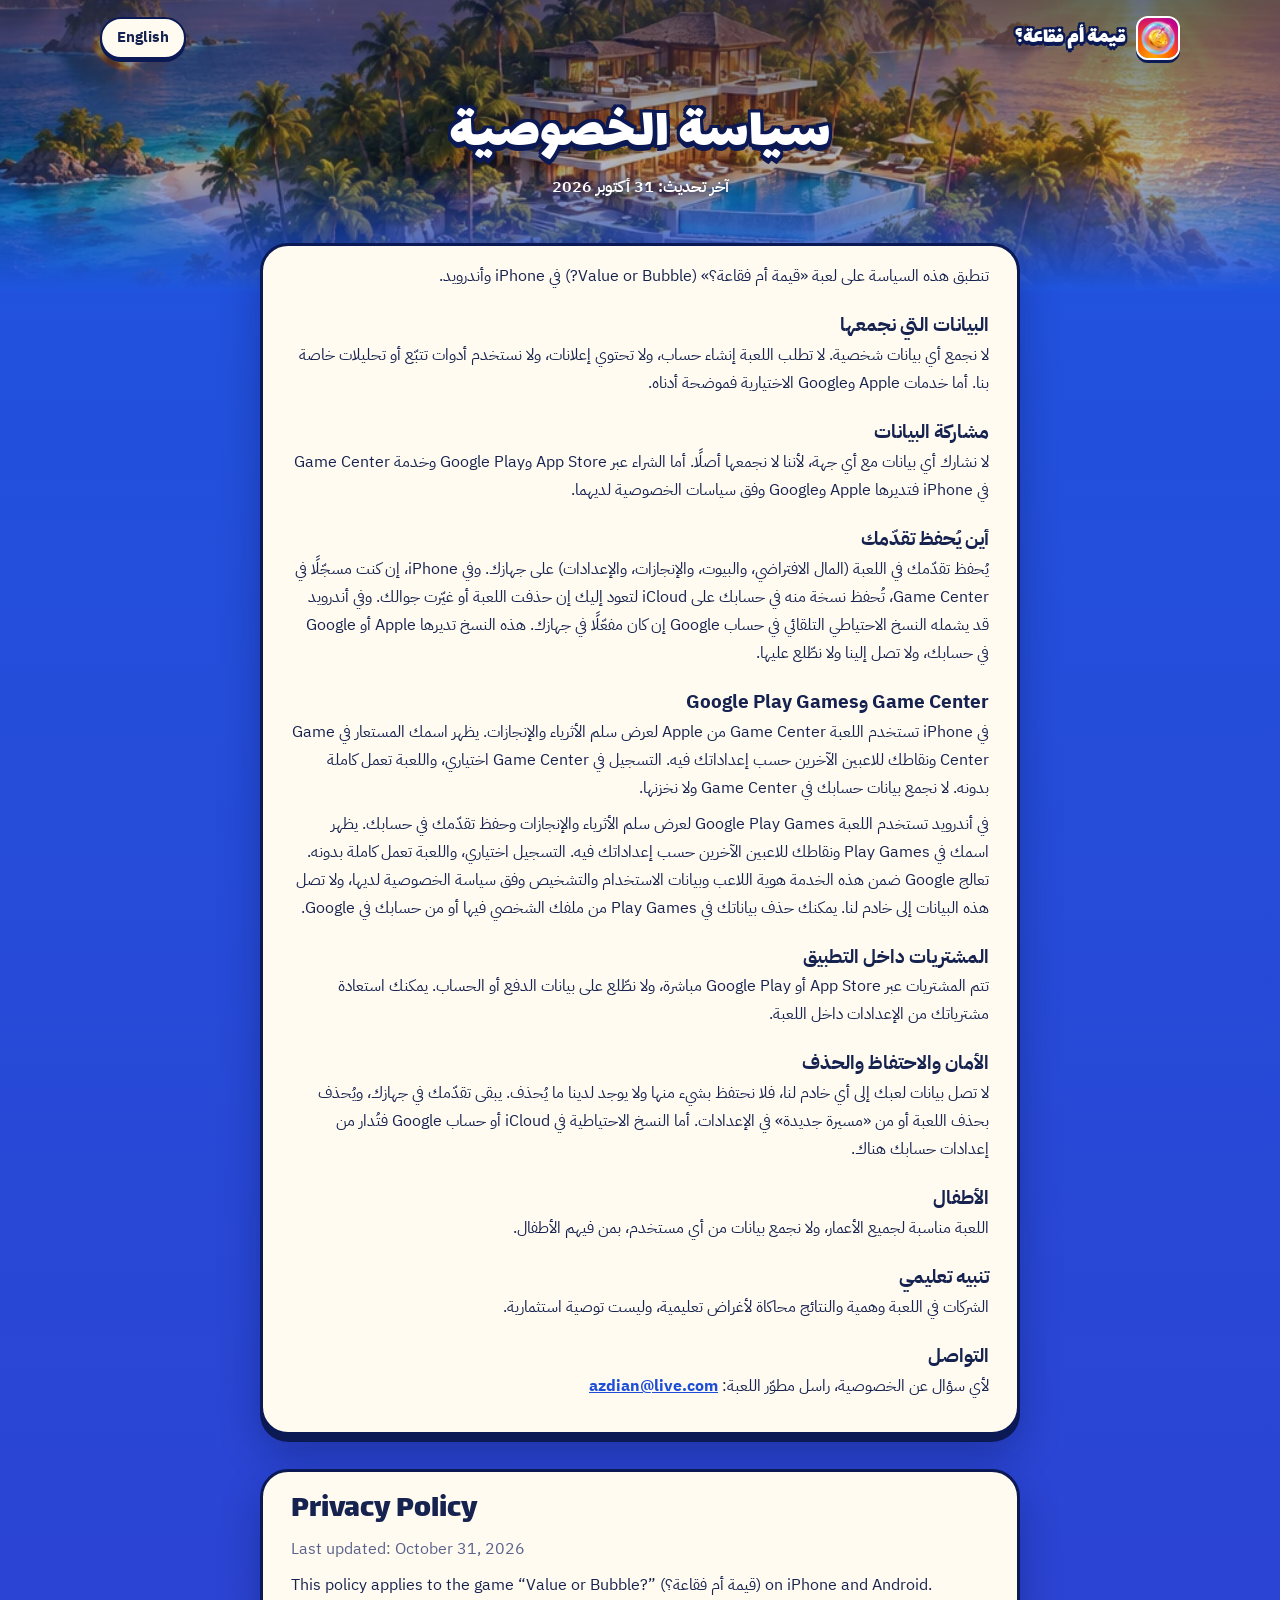
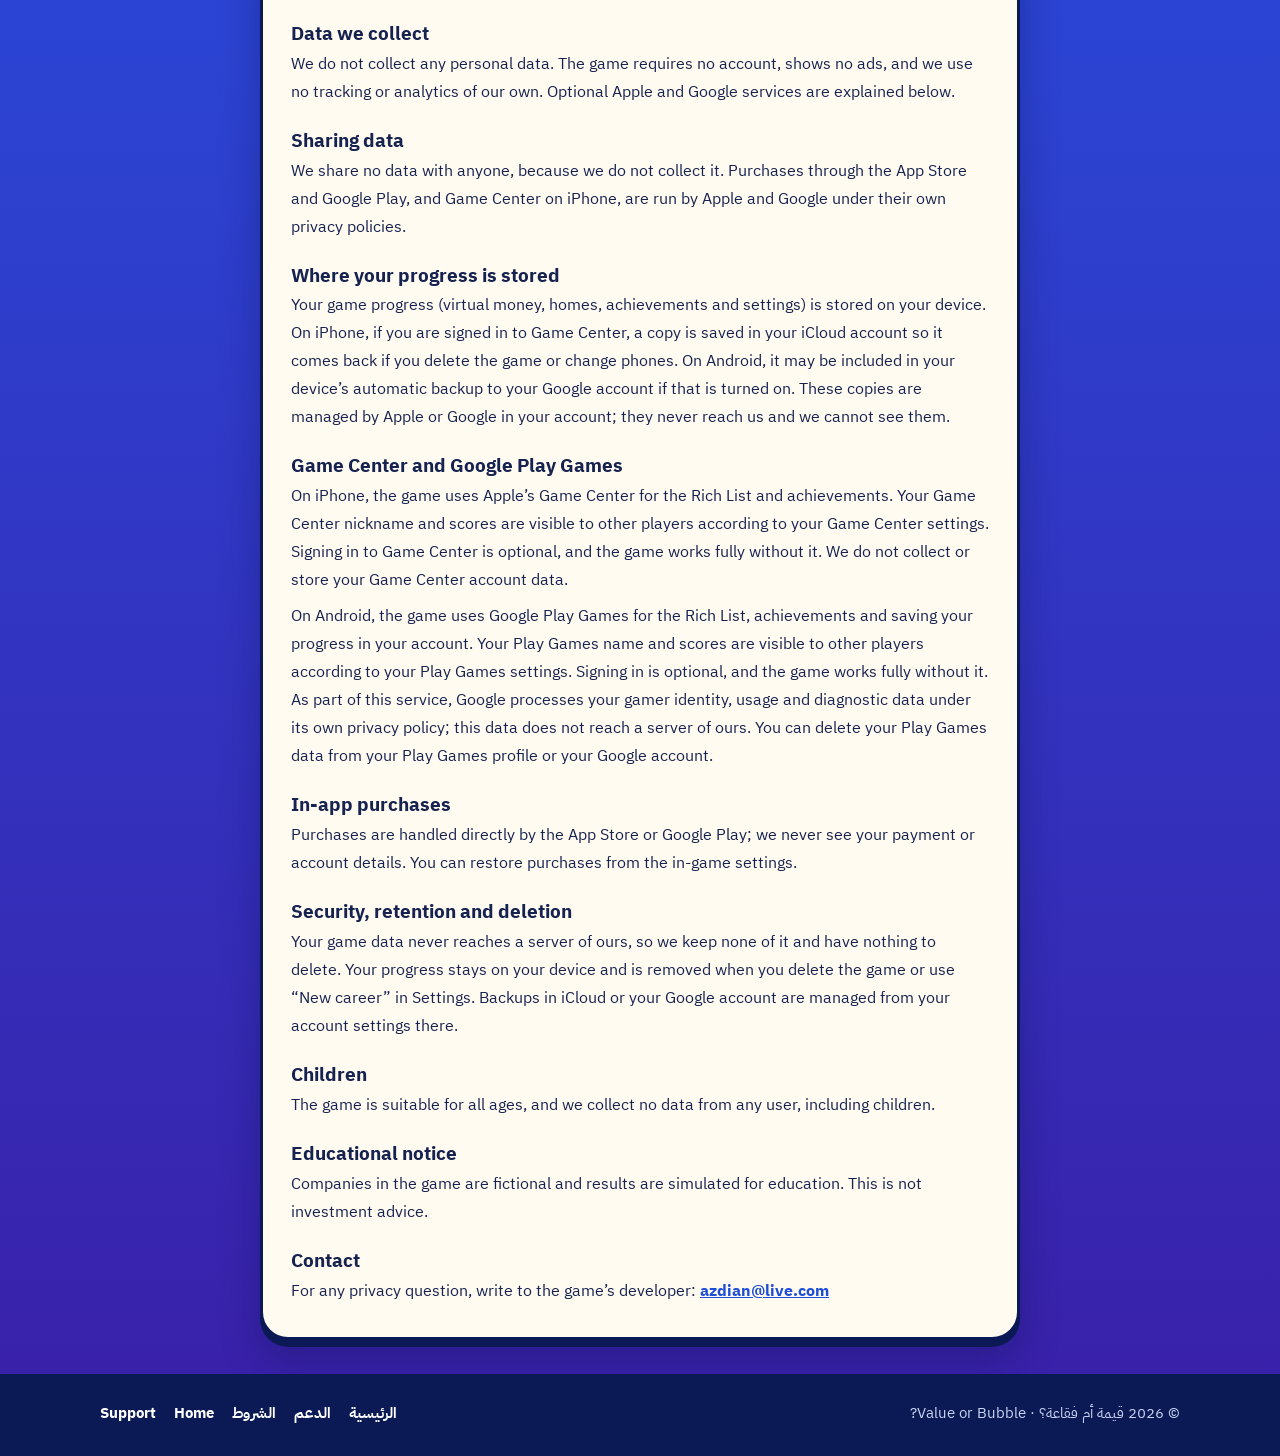
<file: privacy.html>
<!doctype html>
<html lang="ar" dir="rtl">
<head>
<meta charset="utf-8">
<meta name="viewport" content="width=device-width, initial-scale=1">
<title>سياسة الخصوصية — قيمة أم فقاعة؟</title>
<link rel="icon" href="img/icon-64.png">
<link rel="apple-touch-icon" href="img/icon-180.png">
<meta name="theme-color" content="#1F55E0">
<link rel="preconnect" href="https://fonts.googleapis.com">
<link rel="preconnect" href="https://fonts.gstatic.com" crossorigin>
<link href="https://fonts.googleapis.com/css2?family=IBM+Plex+Sans+Arabic:wght@400;600;700&family=Lalezar&display=swap" rel="stylesheet">
<link rel="stylesheet" href="style.css">
</head>
<body>
<header class="nav">
  <div class="wrap">
    <a class="brand display" href="index.html"><img src="img/icon-180.png" alt="">قيمة أم فقاعة؟</a>
    <nav class="nav-links"><a class="pill" href="#en" lang="en">English</a></nav>
  </div>
</header>

<div class="page-head"><div class="wrap"><h1 class="display">سياسة الخصوصية</h1><p>آخر تحديث: 31 أكتوبر 2026</p></div></div>

<main class="doc">
  <div class="wrap"><div class="win">
    <p>تنطبق هذه السياسة على لعبة «قيمة أم فقاعة؟» (Value or Bubble?) في iPhone وأندرويد.</p>
    <h2>البيانات التي نجمعها</h2>
    <p>لا نجمع أي بيانات شخصية. لا تطلب اللعبة إنشاء حساب، ولا تحتوي إعلانات، ولا نستخدم أدوات تتبّع أو تحليلات خاصة بنا. أما خدمات Apple وGoogle الاختيارية فموضحة أدناه.</p>
    <h2>مشاركة البيانات</h2>
    <p>لا نشارك أي بيانات مع أي جهة، لأننا لا نجمعها أصلًا. أما الشراء عبر App Store وGoogle Play وخدمة Game Center في iPhone فتديرها Apple وGoogle وفق سياسات الخصوصية لديهما.</p>
    <h2>أين يُحفظ تقدّمك</h2>
    <p>يُحفظ تقدّمك في اللعبة (المال الافتراضي، والبيوت، والإنجازات، والإعدادات) على جهازك. وفي iPhone، إن كنت مسجّلًا في Game Center، تُحفظ نسخة منه في حسابك على iCloud لتعود إليك إن حذفت اللعبة أو غيّرت جوالك. وفي أندرويد قد يشمله النسخ الاحتياطي التلقائي في حساب Google إن كان مفعّلًا في جهازك. هذه النسخ تديرها Apple أو Google في حسابك، ولا تصل إلينا ولا نطّلع عليها.</p>
    <h2>Game Center وGoogle Play Games</h2>
    <p>في iPhone تستخدم اللعبة Game Center من Apple لعرض سلم الأثرياء والإنجازات. يظهر اسمك المستعار في Game Center ونقاطك للاعبين الآخرين حسب إعداداتك فيه. التسجيل في Game Center اختياري، واللعبة تعمل كاملة بدونه. لا نجمع بيانات حسابك في Game Center ولا نخزنها.</p>
    <p>في أندرويد تستخدم اللعبة Google Play Games لعرض سلم الأثرياء والإنجازات وحفظ تقدّمك في حسابك. يظهر اسمك في Play Games ونقاطك للاعبين الآخرين حسب إعداداتك فيه. التسجيل اختياري، واللعبة تعمل كاملة بدونه. تعالج Google ضمن هذه الخدمة هوية اللاعب وبيانات الاستخدام والتشخيص وفق سياسة الخصوصية لديها، ولا تصل هذه البيانات إلى خادم لنا. يمكنك حذف بياناتك في Play Games من ملفك الشخصي فيها أو من حسابك في Google.</p>
    <h2>المشتريات داخل التطبيق</h2>
    <p>تتم المشتريات عبر App Store أو Google Play مباشرة، ولا نطّلع على بيانات الدفع أو الحساب. يمكنك استعادة مشترياتك من الإعدادات داخل اللعبة.</p>
    <h2>الأمان والاحتفاظ والحذف</h2>
    <p>لا تصل بيانات لعبك إلى أي خادم لنا، فلا نحتفظ بشيء منها ولا يوجد لدينا ما يُحذف. يبقى تقدّمك في جهازك، ويُحذف بحذف اللعبة أو من «مسيرة جديدة» في الإعدادات. أما النسخ الاحتياطية في iCloud أو حساب Google فتُدار من إعدادات حسابك هناك.</p>
    <h2>الأطفال</h2>
    <p>اللعبة مناسبة لجميع الأعمار، ولا نجمع بيانات من أي مستخدم، بمن فيهم الأطفال.</p>
    <h2>تنبيه تعليمي</h2>
    <p>الشركات في اللعبة وهمية والنتائج محاكاة لأغراض تعليمية، وليست توصية استثمارية.</p>
    <h2>التواصل</h2>
    <p>لأي سؤال عن الخصوصية، راسل مطوّر اللعبة: <a href="mailto:azdian@live.com">azdian@live.com</a></p>
  </div></div>
</main>

<main class="doc" id="en" dir="ltr" lang="en">
  <div class="wrap"><div class="win">
    <h2 class="display" style="font-size:2rem;margin-top:0">Privacy Policy</h2>
    <p style="color:var(--muted)">Last updated: October 31, 2026</p>
    <p>This policy applies to the game “Value or Bubble?” (قيمة أم فقاعة؟) on iPhone and Android.</p>
    <h2>Data we collect</h2>
    <p>We do not collect any personal data. The game requires no account, shows no ads, and we use no tracking or analytics of our own. Optional Apple and Google services are explained below.</p>
    <h2>Sharing data</h2>
    <p>We share no data with anyone, because we do not collect it. Purchases through the App Store and Google Play, and Game Center on iPhone, are run by Apple and Google under their own privacy policies.</p>
    <h2>Where your progress is stored</h2>
    <p>Your game progress (virtual money, homes, achievements and settings) is stored on your device. On iPhone, if you are signed in to Game Center, a copy is saved in your iCloud account so it comes back if you delete the game or change phones. On Android, it may be included in your device’s automatic backup to your Google account if that is turned on. These copies are managed by Apple or Google in your account; they never reach us and we cannot see them.</p>
    <h2>Game Center and Google Play Games</h2>
    <p>On iPhone, the game uses Apple’s Game Center for the Rich List and achievements. Your Game Center nickname and scores are visible to other players according to your Game Center settings. Signing in to Game Center is optional, and the game works fully without it. We do not collect or store your Game Center account data.</p>
    <p>On Android, the game uses Google Play Games for the Rich List, achievements and saving your progress in your account. Your Play Games name and scores are visible to other players according to your Play Games settings. Signing in is optional, and the game works fully without it. As part of this service, Google processes your gamer identity, usage and diagnostic data under its own privacy policy; this data does not reach a server of ours. You can delete your Play Games data from your Play Games profile or your Google account.</p>
    <h2>In-app purchases</h2>
    <p>Purchases are handled directly by the App Store or Google Play; we never see your payment or account details. You can restore purchases from the in-game settings.</p>
    <h2>Security, retention and deletion</h2>
    <p>Your game data never reaches a server of ours, so we keep none of it and have nothing to delete. Your progress stays on your device and is removed when you delete the game or use “New career” in Settings. Backups in iCloud or your Google account are managed from your account settings there.</p>
    <h2>Children</h2>
    <p>The game is suitable for all ages, and we collect no data from any user, including children.</p>
    <h2>Educational notice</h2>
    <p>Companies in the game are fictional and results are simulated for education. This is not investment advice.</p>
    <h2>Contact</h2>
    <p>For any privacy question, write to the game’s developer: <a href="mailto:azdian@live.com">azdian@live.com</a></p>
  </div></div>
</main>

<footer>
  <div class="wrap">
    <span>© 2026 قيمة أم فقاعة؟ · Value or Bubble?</span>
    <nav><a href="index.html">الرئيسية</a><a href="support.html">الدعم</a><a href="terms.html">الشروط</a><a href="en.html" lang="en">Home</a><a href="support.html#en" lang="en">Support</a></nav>
  </div>
</footer>
</body>
</html>
</file>
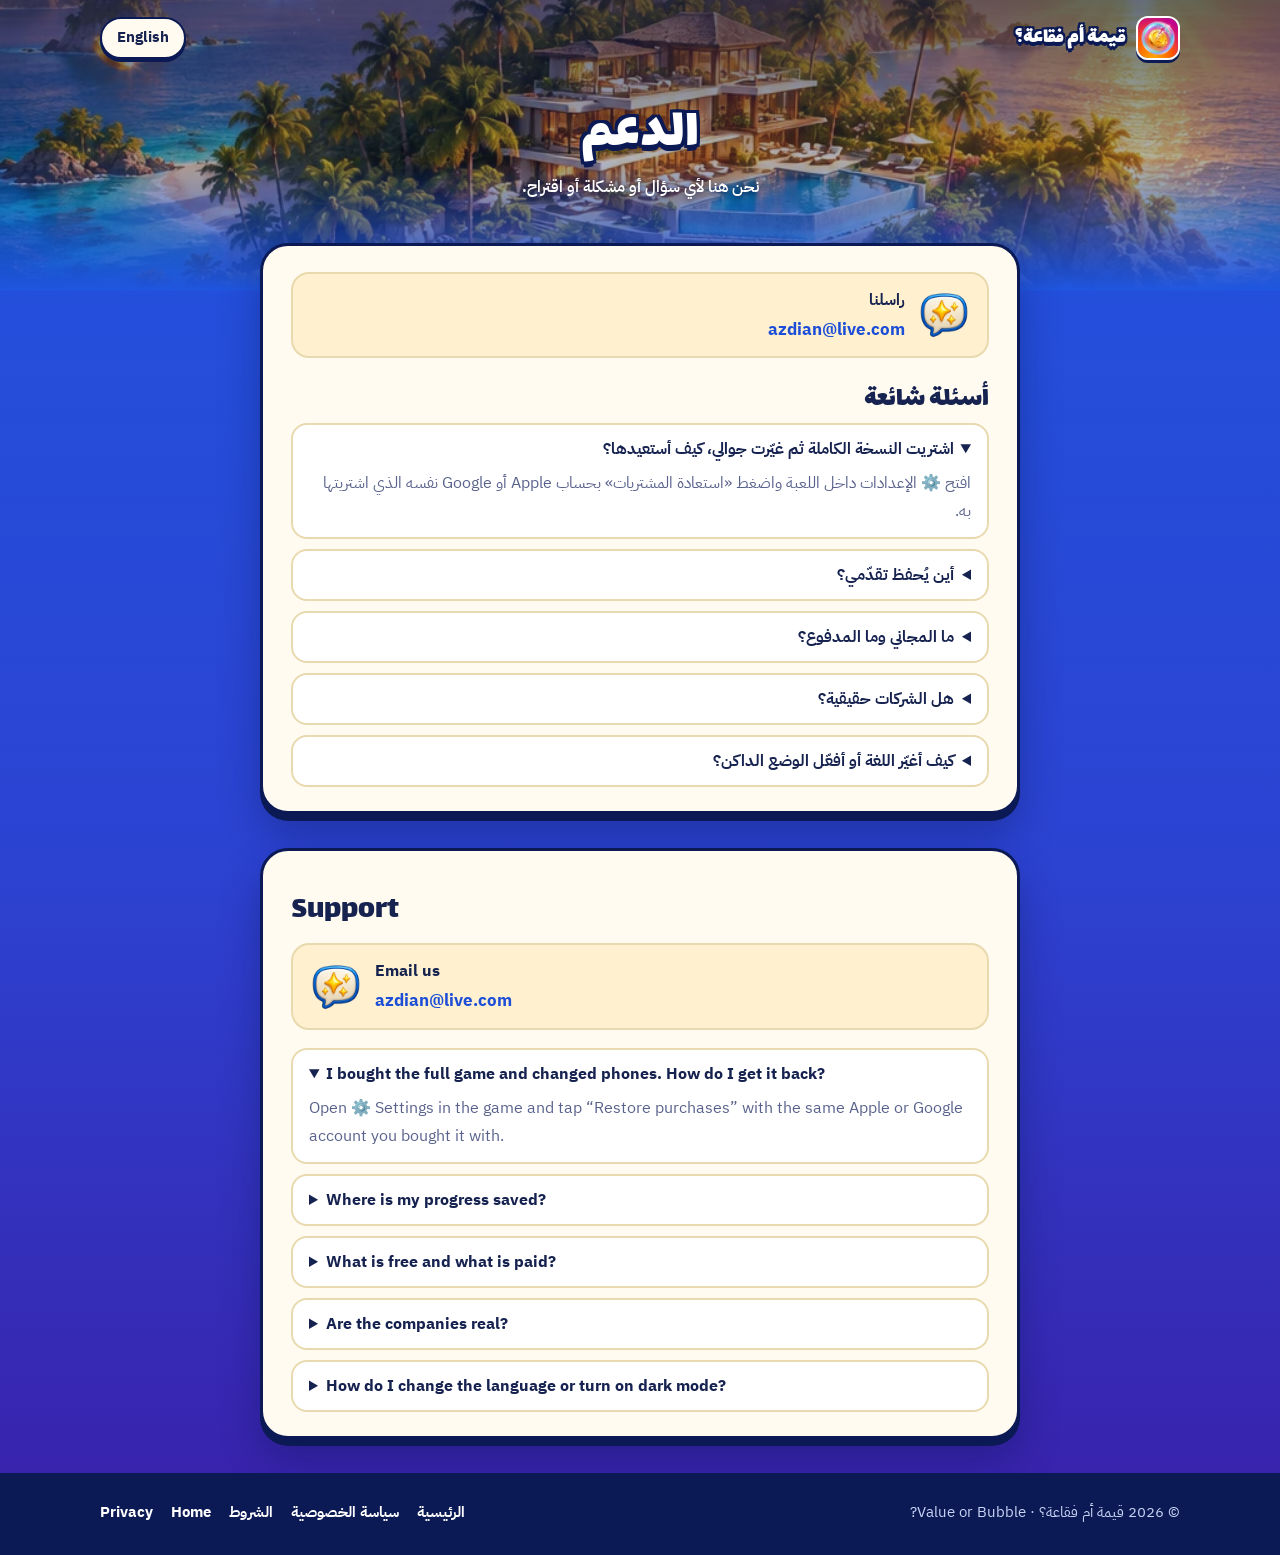
<file: support.html>
<!doctype html>
<html lang="ar" dir="rtl">
<head>
<meta charset="utf-8">
<meta name="viewport" content="width=device-width, initial-scale=1">
<title>الدعم — قيمة أم فقاعة؟</title>
<link rel="icon" href="img/icon-64.png">
<link rel="apple-touch-icon" href="img/icon-180.png">
<meta name="theme-color" content="#1F55E0">
<link rel="preconnect" href="https://fonts.googleapis.com">
<link rel="preconnect" href="https://fonts.gstatic.com" crossorigin>
<link href="https://fonts.googleapis.com/css2?family=IBM+Plex+Sans+Arabic:wght@400;600;700&family=Lalezar&display=swap" rel="stylesheet">
<link rel="stylesheet" href="style.css">
</head>
<body>
<header class="nav">
  <div class="wrap">
    <a class="brand display" href="index.html"><img src="img/icon-180.png" alt="">قيمة أم فقاعة؟</a>
    <nav class="nav-links"><a class="pill" href="#en" lang="en">English</a></nav>
  </div>
</header>

<div class="page-head"><div class="wrap"><h1 class="display">الدعم</h1><p>نحن هنا لأي سؤال أو مشكلة أو اقتراح.</p></div></div>

<main class="doc">
  <div class="wrap"><div class="win">
    <div class="mail-card"><img src="img/art/sparkle.webp" alt=""><div><b>راسلنا</b><br><a href="mailto:azdian@live.com">azdian@live.com</a></div></div>

    <h2 class="display">أسئلة شائعة</h2>
    <div class="faq">
      <details open><summary>اشتريت النسخة الكاملة ثم غيّرت جوالي، كيف أستعيدها؟</summary><p>افتح ⚙️ الإعدادات داخل اللعبة واضغط «استعادة المشتريات» بحساب Apple أو Google نفسه الذي اشتريتها به.</p></details>
      <details><summary>أين يُحفظ تقدّمي؟</summary><p>على جهازك. وفي iPhone يُحفظ أيضًا في حسابك على iCloud إن كنت مسجّلًا في Game Center، فيعود تلقائيًا إن حذفت اللعبة أو غيّرت جوالك. وفي أندرويد يعود مع النسخ الاحتياطي لحساب Google إن كان مفعّلًا في جهازك. النسخة الكاملة تُستعاد من الإعدادات.</p></details>
      <details><summary>ما المجاني وما المدفوع؟</summary><p>البداية مجانية: الغرفة المستأجرة والاستوديو. النسخة الكاملة شراء واحد بلا اشتراك وبلا إعلانات، والتلميحات 💡 باقات اختيارية.</p></details>
      <details><summary>هل الشركات حقيقية؟</summary><p>لا، الشركات وهمية والنتائج محاكاة لأغراض تعليمية، وليست توصية استثمارية.</p></details>
      <details><summary>كيف أغيّر اللغة أو أفعّل الوضع الداكن؟</summary><p>من ⚙️ الإعدادات داخل اللعبة.</p></details>
    </div>
  </div></div>
</main>

<main class="doc" id="en" dir="ltr" lang="en">
  <div class="wrap"><div class="win">
    <h2 class="display" style="font-size:2rem">Support</h2>
    <div class="mail-card"><img src="img/art/sparkle.webp" alt=""><div><b>Email us</b><br><a href="mailto:azdian@live.com">azdian@live.com</a></div></div>
    <div class="faq">
      <details open><summary>I bought the full game and changed phones. How do I get it back?</summary><p>Open ⚙️ Settings in the game and tap “Restore purchases” with the same Apple or Google account you bought it with.</p></details>
      <details><summary>Where is my progress saved?</summary><p>On your device. On iPhone it is also saved in your iCloud account if you are signed in to Game Center, so it comes back automatically if you delete the game or change phones. On Android it comes back with your Google account backup if that is turned on. The full game can be restored from Settings.</p></details>
      <details><summary>What is free and what is paid?</summary><p>The rented room and the studio are free. The full game is a single purchase with no subscription and no ads; hint 💡 packs are optional.</p></details>
      <details><summary>Are the companies real?</summary><p>No. Companies are fictional and results are simulated for education. This is not investment advice.</p></details>
      <details><summary>How do I change the language or turn on dark mode?</summary><p>In ⚙️ Settings inside the game.</p></details>
    </div>
  </div></div>
</main>

<footer>
  <div class="wrap">
    <span>© 2026 قيمة أم فقاعة؟ · Value or Bubble?</span>
    <nav><a href="index.html">الرئيسية</a><a href="privacy.html">سياسة الخصوصية</a><a href="terms.html">الشروط</a><a href="en.html" lang="en">Home</a><a href="privacy.html#en" lang="en">Privacy</a></nav>
  </div>
</footer>
</body>
</html>
</file>
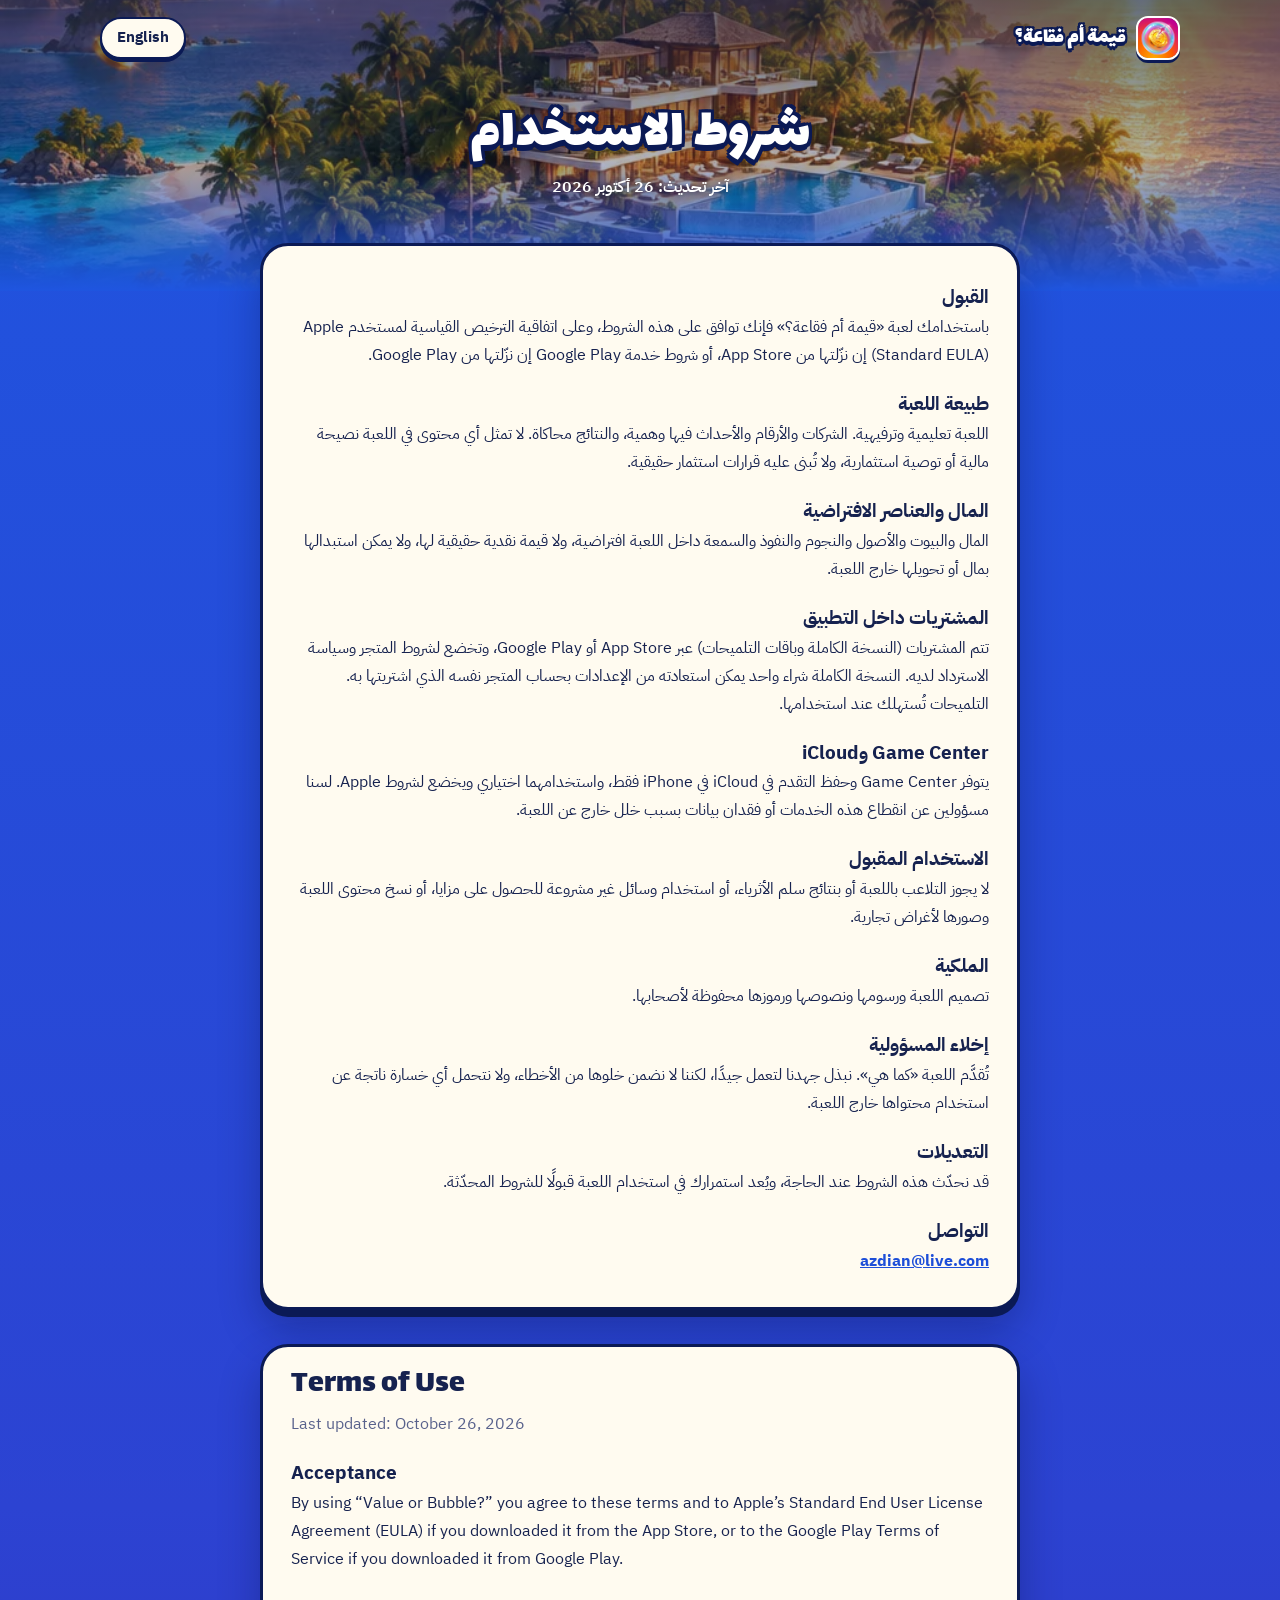
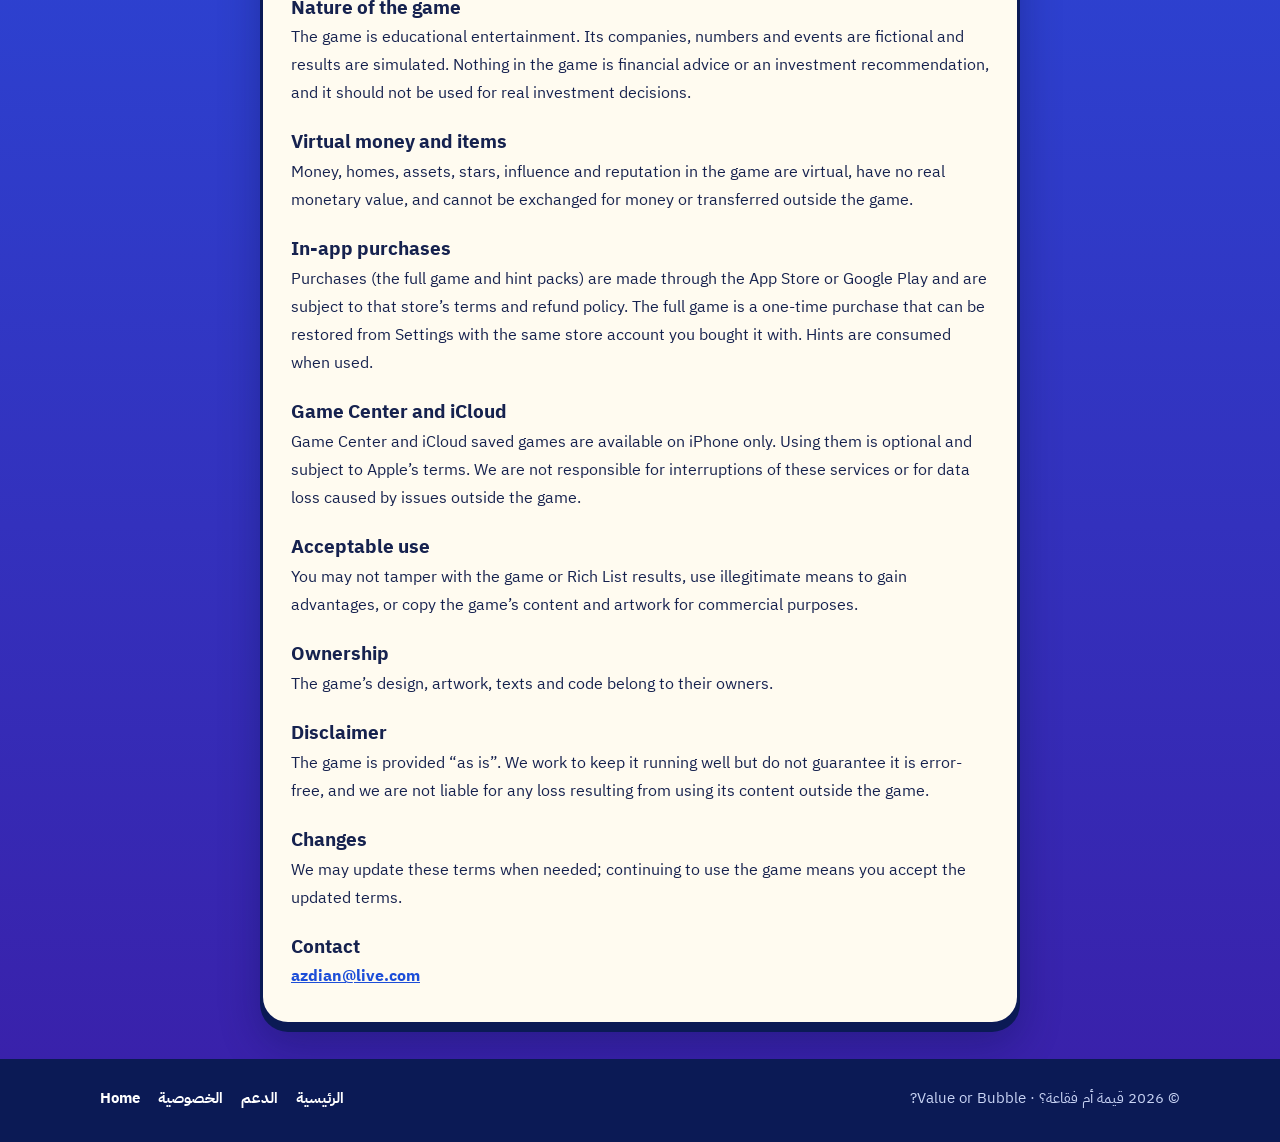
<file: terms.html>
<!doctype html>
<html lang="ar" dir="rtl">
<head>
<meta charset="utf-8">
<meta name="viewport" content="width=device-width, initial-scale=1">
<title>شروط الاستخدام — قيمة أم فقاعة؟</title>
<link rel="icon" href="img/icon-64.png">
<link rel="apple-touch-icon" href="img/icon-180.png">
<meta name="theme-color" content="#1F55E0">
<link rel="preconnect" href="https://fonts.googleapis.com">
<link rel="preconnect" href="https://fonts.gstatic.com" crossorigin>
<link href="https://fonts.googleapis.com/css2?family=IBM+Plex+Sans+Arabic:wght@400;600;700&family=Lalezar&display=swap" rel="stylesheet">
<link rel="stylesheet" href="style.css">
</head>
<body>
<header class="nav">
  <div class="wrap">
    <a class="brand display" href="index.html"><img src="img/icon-180.png" alt="">قيمة أم فقاعة؟</a>
    <nav class="nav-links"><a class="pill" href="#en" lang="en">English</a></nav>
  </div>
</header>

<div class="page-head"><div class="wrap"><h1 class="display">شروط الاستخدام</h1><p>آخر تحديث: 26 أكتوبر 2026</p></div></div>

<main class="doc">
  <div class="wrap"><div class="win">
    <h2>القبول</h2>
    <p>باستخدامك لعبة «قيمة أم فقاعة؟» فإنك توافق على هذه الشروط، وعلى اتفاقية الترخيص القياسية لمستخدم Apple (Standard EULA) إن نزّلتها من App Store، أو شروط خدمة Google Play إن نزّلتها من Google Play.</p>
    <h2>طبيعة اللعبة</h2>
    <p>اللعبة تعليمية وترفيهية. الشركات والأرقام والأحداث فيها وهمية، والنتائج محاكاة. لا تمثل أي محتوى في اللعبة نصيحة مالية أو توصية استثمارية، ولا تُبنى عليه قرارات استثمار حقيقية.</p>
    <h2>المال والعناصر الافتراضية</h2>
    <p>المال والبيوت والأصول والنجوم والنفوذ والسمعة داخل اللعبة افتراضية، ولا قيمة نقدية حقيقية لها، ولا يمكن استبدالها بمال أو تحويلها خارج اللعبة.</p>
    <h2>المشتريات داخل التطبيق</h2>
    <p>تتم المشتريات (النسخة الكاملة وباقات التلميحات) عبر App Store أو Google Play، وتخضع لشروط المتجر وسياسة الاسترداد لديه. النسخة الكاملة شراء واحد يمكن استعادته من الإعدادات بحساب المتجر نفسه الذي اشتريتها به. التلميحات تُستهلك عند استخدامها.</p>
    <h2>Game Center وiCloud</h2>
    <p>يتوفر Game Center وحفظ التقدم في iCloud في iPhone فقط، واستخدامهما اختياري ويخضع لشروط Apple. لسنا مسؤولين عن انقطاع هذه الخدمات أو فقدان بيانات بسبب خلل خارج عن اللعبة.</p>
    <h2>الاستخدام المقبول</h2>
    <p>لا يجوز التلاعب باللعبة أو بنتائج سلم الأثرياء، أو استخدام وسائل غير مشروعة للحصول على مزايا، أو نسخ محتوى اللعبة وصورها لأغراض تجارية.</p>
    <h2>الملكية</h2>
    <p>تصميم اللعبة ورسومها ونصوصها ورموزها محفوظة لأصحابها.</p>
    <h2>إخلاء المسؤولية</h2>
    <p>تُقدَّم اللعبة «كما هي». نبذل جهدنا لتعمل جيدًا، لكننا لا نضمن خلوها من الأخطاء، ولا نتحمل أي خسارة ناتجة عن استخدام محتواها خارج اللعبة.</p>
    <h2>التعديلات</h2>
    <p>قد نحدّث هذه الشروط عند الحاجة، ويُعد استمرارك في استخدام اللعبة قبولًا للشروط المحدّثة.</p>
    <h2>التواصل</h2>
    <p><a href="mailto:azdian@live.com">azdian@live.com</a></p>
  </div></div>
</main>

<main class="doc" id="en" dir="ltr" lang="en">
  <div class="wrap"><div class="win">
    <h2 class="display" style="font-size:2rem;margin-top:0">Terms of Use</h2>
    <p style="color:var(--muted)">Last updated: October 26, 2026</p>
    <h2>Acceptance</h2>
    <p>By using “Value or Bubble?” you agree to these terms and to Apple’s Standard End User License Agreement (EULA) if you downloaded it from the App Store, or to the Google Play Terms of Service if you downloaded it from Google Play.</p>
    <h2>Nature of the game</h2>
    <p>The game is educational entertainment. Its companies, numbers and events are fictional and results are simulated. Nothing in the game is financial advice or an investment recommendation, and it should not be used for real investment decisions.</p>
    <h2>Virtual money and items</h2>
    <p>Money, homes, assets, stars, influence and reputation in the game are virtual, have no real monetary value, and cannot be exchanged for money or transferred outside the game.</p>
    <h2>In-app purchases</h2>
    <p>Purchases (the full game and hint packs) are made through the App Store or Google Play and are subject to that store’s terms and refund policy. The full game is a one-time purchase that can be restored from Settings with the same store account you bought it with. Hints are consumed when used.</p>
    <h2>Game Center and iCloud</h2>
    <p>Game Center and iCloud saved games are available on iPhone only. Using them is optional and subject to Apple’s terms. We are not responsible for interruptions of these services or for data loss caused by issues outside the game.</p>
    <h2>Acceptable use</h2>
    <p>You may not tamper with the game or Rich List results, use illegitimate means to gain advantages, or copy the game’s content and artwork for commercial purposes.</p>
    <h2>Ownership</h2>
    <p>The game’s design, artwork, texts and code belong to their owners.</p>
    <h2>Disclaimer</h2>
    <p>The game is provided “as is”. We work to keep it running well but do not guarantee it is error-free, and we are not liable for any loss resulting from using its content outside the game.</p>
    <h2>Changes</h2>
    <p>We may update these terms when needed; continuing to use the game means you accept the updated terms.</p>
    <h2>Contact</h2>
    <p><a href="mailto:azdian@live.com">azdian@live.com</a></p>
  </div></div>
</main>

<footer>
  <div class="wrap">
    <span>© 2026 قيمة أم فقاعة؟ · Value or Bubble?</span>
    <nav><a href="index.html">الرئيسية</a><a href="support.html">الدعم</a><a href="privacy.html">الخصوصية</a><a href="en.html" lang="en">Home</a></nav>
  </div>
</footer>
</body>
</html>
</file>
<file: style.css>
/* موقع «قيمة أم فقاعة؟» بهوية اللعبة: سماء زرقاء وأشعة، ولوحات كريمية بحد كحلي، وأزرار بارزة، وخط Lalezar */
:root {
  --navy: #0B1A55;
  --sky: #1F55E0;
  --deep: #3A1FA8;
  --bg: #1F55E0;
  --surface: #FFFBF0;
  --surface2: #FFF1CF;
  --ink: #16224F;
  --muted: #59628C;
  --line: #E9D9AE;
  --gold: #FFC629;
  --gold-lip: #9A6200;
  --gold-ink: #4A2A00;
  --green: #22C55E;
  --green-lip: #11702F;
  --red: #EF4444;
  --red-lip: #8F1616;
  --pink: #EC4899;
  --outline-1: 2px 0 0 var(--navy), -2px 0 0 var(--navy), 0 2px 0 var(--navy), 0 -2px 0 var(--navy), 2px 2px 0 var(--navy), -2px 2px 0 var(--navy), 2px -2px 0 var(--navy), -2px -2px 0 var(--navy), 0 4px 0 var(--navy);
  --outline-2: 3px 0 0 var(--navy), -3px 0 0 var(--navy), 0 3px 0 var(--navy), 0 -3px 0 var(--navy), 3px 3px 0 var(--navy), -3px 3px 0 var(--navy), 3px -3px 0 var(--navy), -3px -3px 0 var(--navy), 0 6px 0 var(--navy);
}
* { box-sizing: border-box; }
html { scroll-behavior: smooth; -webkit-text-size-adjust: 100%; }
body {
  margin: 0;
  font-family: "IBM Plex Sans Arabic", -apple-system, "Segoe UI", Tahoma, sans-serif;
  background: var(--deep) linear-gradient(180deg, var(--sky) 0, #2C43D2 55%, var(--deep) 100%);
  color: #fff;
  line-height: 1.75;
  -webkit-font-smoothing: antialiased;
  overflow-x: hidden;
}
img { max-width: 100%; height: auto; display: block; }
a { color: inherit; }
button { font: inherit; }
.wrap { max-width: 1120px; margin: 0 auto; padding: 0 20px; }
.display { font-family: "Lalezar", "IBM Plex Sans Arabic", sans-serif; font-weight: 400; letter-spacing: 0; }
.st { color: #fff; text-shadow: var(--outline-1); }

/* الشريط العلوي */
.nav { position: absolute; inset: 0 0 auto 0; z-index: 5; }
.nav .wrap { display: flex; align-items: center; justify-content: space-between; padding-top: 16px; }
.brand { display: flex; align-items: center; gap: 10px; text-decoration: none; color: #fff; font-size: 1.4rem; text-shadow: var(--outline-1); }
.brand img { width: 44px; height: 44px; border-radius: 12px; border: 2.5px solid #fff; box-shadow: 0 3px 0 var(--navy); }
.nav-links { display: flex; gap: 8px; }
.pill {
  display: inline-flex; align-items: center; padding: 6px 15px; border-radius: 999px; text-decoration: none; font-weight: 700; font-size: .92rem;
  background: var(--surface); color: var(--ink); border: 2.5px solid var(--navy); box-shadow: 0 3px 0 var(--navy);
}
.pill:hover { background: var(--surface2); }

/* الأزرار البارزة */
.btn {
  display: inline-flex; align-items: center; justify-content: center; gap: 10px; padding: 13px 26px; border-radius: 18px;
  font-family: "Lalezar", "IBM Plex Sans Arabic", sans-serif; font-weight: 400; text-decoration: none; font-size: 1.3rem; line-height: 1.3;
  border: 3px solid var(--navy); cursor: pointer; transition: transform .08s, box-shadow .08s; -webkit-tap-highlight-color: transparent;
}
.btn:active { transform: translateY(4px); }
.btn-gold { background: linear-gradient(180deg, #FFE27A, var(--gold) 55%, #F7AE12); color: var(--gold-ink); box-shadow: 0 6px 0 var(--gold-lip); }
.btn-gold:active { box-shadow: 0 2px 0 var(--gold-lip); }
.btn-green { background: linear-gradient(180deg, #55E08C, var(--green) 55%, #17A84B); color: #fff; text-shadow: var(--outline-1); box-shadow: 0 6px 0 var(--green-lip); }
.btn-green:active { box-shadow: 0 2px 0 var(--green-lip); }
.btn-red { background: linear-gradient(180deg, #FF7B72, var(--red) 55%, #D62C2C); color: #fff; text-shadow: var(--outline-1); box-shadow: 0 6px 0 var(--red-lip); }
.btn-red:active { box-shadow: 0 2px 0 var(--red-lip); }
.btn-store { background: linear-gradient(180deg, #2B2F3C, #0B0D14); color: #fff; border-color: #fff; box-shadow: 0 6px 0 #000, 0 14px 26px rgba(5, 10, 50, .4); padding: 11px 24px; font-family: "IBM Plex Sans Arabic", -apple-system, sans-serif; font-weight: 700; font-size: 1.2rem; text-align: start; }
.btn-store:active { box-shadow: 0 2px 0 #000; }
.btn-store small { display: block; font-weight: 600; opacity: .8; font-size: .74rem; line-height: 1.2; }
.btn-store span { line-height: 1.2; }

/* الواجهة الأولى: جزيرة الحلم كما في شاشة افتتاح اللعبة */
.hero {
  position: relative; overflow: hidden; display: flex; align-items: center; min-height: 100vh; min-height: 100svh; padding: 96px 0 70px;
  background: var(--sky) url(img/key.webp) 50% 60% / cover no-repeat;
}
.hero::before { content: ""; position: absolute; inset: 0; background: linear-gradient(180deg, rgba(6, 20, 70, .6), rgba(6, 20, 70, .12) 34%, rgba(6, 20, 70, 0) 62%, var(--sky) 100%); }
.hero .wrap { position: relative; width: 100%; display: grid; grid-template-columns: 1.1fr .9fr; gap: 30px; align-items: center; }
.hero-text { position: relative; text-align: center; }
.hero-text::before { content: ""; position: absolute; inset: -30px -40px; background: radial-gradient(closest-side, rgba(6, 20, 70, .62), rgba(6, 20, 70, .38) 62%, transparent); }
.hero-text > * { position: relative; }
.logo { margin: 0 auto; font-family: "Lalezar", "IBM Plex Sans Arabic", sans-serif; font-weight: 400; font-size: clamp(4.1rem, 9.4vw, 7.2rem); line-height: 1; display: flex; flex-direction: column; align-items: center; }
.logo .row { display: flex; align-items: center; gap: .08em; }
.logo .row img { width: .84em; height: .84em; }
.logo b { position: relative; display: inline-block; font-weight: 400; color: transparent; padding: .06em .05em 0; }
.logo b::before, .logo b::after { content: attr(data-t); position: absolute; inset: 0; padding: inherit; }
.logo b::before { -webkit-text-stroke: .13em var(--stroke); color: var(--stroke); filter: drop-shadow(0 .05em 0 var(--stroke)); }
.logo b::after { background: var(--fill); -webkit-background-clip: text; background-clip: text; color: transparent; }
.logo .gold { --stroke: #4A2200; --fill: linear-gradient(180deg, #FFF8C4 12%, #FFCB2E 52%, #F08A00 88%); }
.logo .ice { --stroke: #2A1170; --fill: linear-gradient(180deg, #E4FBFF 12%, #7FD0FF 52%, #FF7ADB 92%); }
.logo .or {
  font-size: .4em; color: #fff; background: #E5484D; border: 2.5px solid #fff; border-radius: 12px; padding: .1em .55em 0; margin: -.3em 0 -.42em; position: relative; z-index: 1;
  transform: rotate(-3deg); box-shadow: 0 3px 0 #7A1212; text-shadow: 1.5px 0 0 #7A1212, -1.5px 0 0 #7A1212, 0 1.5px 0 #7A1212, 0 -1.5px 0 #7A1212;
}
.tag { font-family: "Lalezar", "IBM Plex Sans Arabic", sans-serif; font-size: clamp(1.45rem, 3vw, 2rem); line-height: 1.3; margin: 12px 0 6px; color: #fff; text-shadow: var(--outline-1); }
.lead { font-size: 1.1rem; font-weight: 600; max-width: 520px; margin: 0 auto 20px; text-shadow: 0 1px 6px rgba(5, 12, 60, .85); }
.cta-row { display: flex; flex-wrap: wrap; gap: 14px; align-items: center; justify-content: center; }
.ticks { list-style: none; display: flex; flex-wrap: wrap; justify-content: center; gap: 6px 8px; margin: 20px 0 0; padding: 0; }
.ticks li { background: rgba(9, 22, 84, .62); border: 1.5px solid rgba(255, 255, 255, .45); padding: 2px 12px; border-radius: 999px; font-size: .86rem; font-weight: 700; }

/* إطارات الجوال */
.hero-phones { position: relative; height: 620px; }
.phone { background: var(--navy); border-radius: 15% / 6.9%; padding: 2.6%; box-shadow: 0 0 0 2.5px rgba(255, 255, 255, .4), 0 26px 56px rgba(5, 10, 60, .55); }
.phone img { width: 100%; border-radius: 12.8% / 5.9%; }
.hero-phones .phone { position: absolute; top: 0; width: 278px; }
.hero-phones .a { inset-inline-end: 16px; top: 16px; transform: rotate(7deg); }
.hero-phones .b { inset-inline-start: 6px; top: 50px; z-index: 2; transform: rotate(-4deg); }
[dir="rtl"] .hero-phones .a { transform: rotate(-7deg); }
[dir="rtl"] .hero-phones .b { transform: rotate(4deg); }
.float { position: absolute; z-index: 3; animation: float 5s ease-in-out infinite; filter: drop-shadow(0 10px 10px rgba(5, 10, 60, .45)); }
@keyframes float { 50% { transform: translateY(-14px) rotate(4deg); } }

/* الأقسام */
main { position: relative; overflow: hidden; background: linear-gradient(180deg, var(--sky) 0, #2C43D2 45%, var(--deep) 100%); }
main::before { content: ""; position: absolute; inset: 0; pointer-events: none; background: repeating-conic-gradient(from 4deg at 50% -160px, rgba(255, 255, 255, .05) 0 7deg, transparent 7deg 18deg); }
.sec { position: relative; padding: 66px 0; }
.head { text-align: center; margin-bottom: 30px; }
.head h2 { font-size: clamp(2.1rem, 5vw, 3.1rem); line-height: 1.2; margin: 0; }
.head p { font-size: 1.1rem; font-weight: 600; max-width: 640px; margin: 8px auto 0; color: #EAF1FF; }
.bub { position: absolute; border-radius: 50%; pointer-events: none; background: radial-gradient(circle at 32% 28%, rgba(255, 255, 255, .42), rgba(255, 255, 255, .05) 56%, rgba(255, 255, 255, .16)); border: 2px solid rgba(255, 255, 255, .24); }

.win { background: var(--surface); color: var(--ink); border: 3px solid var(--navy); border-radius: 28px; box-shadow: 0 7px 0 var(--navy), 0 20px 40px rgba(6, 12, 60, .3); }

/* جرّب بطاقة */
.try { display: grid; grid-template-columns: 1fr 400px; gap: 46px; align-items: center; }
.try .head { text-align: start; margin-bottom: 18px; }
.try .head p { margin-inline: 0; }
.steps { list-style: none; margin: 0; padding: 0; display: grid; gap: 12px; }
.steps li { display: flex; align-items: center; gap: 14px; padding: 11px 16px; }
.steps img { width: 54px; height: 54px; flex: none; }
.steps b { display: block; font-size: 1.08rem; line-height: 1.35; }
.steps span { color: var(--muted); font-size: .96rem; line-height: 1.5; display: block; }

.demo { width: 100%; max-width: 400px; margin: 0 auto; }
.d-top { display: flex; align-items: center; justify-content: space-between; margin-bottom: 8px; font-weight: 700; }
.d-dots { display: flex; gap: 5px; flex: 1; margin-inline-start: 12px; }
.d-dots i { flex: 1; height: 9px; border-radius: 9px; background: rgba(255, 255, 255, .3); border: 1px solid rgba(14, 34, 89, .4); }
.d-dots i.now { background: var(--gold); }
.d-dots i.ok { background: #3EE07F; }
.d-dots i.no { background: #FF6B5E; }
.stage { perspective: 1300px; touch-action: pan-y; }
.flip { position: relative; transform-style: preserve-3d; -webkit-transform-style: preserve-3d; transition: transform .46s ease-in-out; }
.flip.on { transform: rotateY(180deg); }
.face { -webkit-backface-visibility: hidden; backface-visibility: hidden; border-radius: 26px; overflow: hidden; border: 3px solid var(--navy); background: var(--surface); color: var(--ink); box-shadow: 0 6px 0 var(--navy); }
.front { position: relative; cursor: grab; user-select: none; -webkit-user-select: none; }
.back { position: absolute; inset: 0; transform: rotateY(180deg); display: flex; flex-direction: column; border-color: var(--tone); box-shadow: 0 6px 0 var(--tone); }
.d-scene { position: relative; height: 196px; background: var(--navy); }
.d-scene img { width: 100%; height: 100%; object-fit: cover; pointer-events: none; }
.d-scene::after { content: ""; position: absolute; inset: 40% 0 0; background: linear-gradient(180deg, transparent, rgba(8, 16, 60, .82)); }
.d-name { position: absolute; z-index: 1; inset-inline: 12px; bottom: 10px; display: flex; align-items: center; gap: 10px; color: #fff; }
.d-logo { width: 46px; height: 46px; flex: none; display: grid; place-items: center; border-radius: 13px; background: rgba(255, 255, 255, .92); color: var(--navy); font-family: "Lalezar", sans-serif; font-size: 1.5rem; line-height: 1; padding-top: 4px; }
.d-name small { display: block; font-size: .78rem; font-weight: 600; line-height: 1.25; }
.d-name b { display: block; font-family: "Lalezar", sans-serif; font-weight: 400; font-size: 1.42rem; line-height: 1.2; text-shadow: var(--outline-1); }
.d-body { padding: 11px; display: grid; gap: 8px; }
.d-pe { background: var(--surface2); border: 2px solid var(--line); border-radius: 15px; padding: 7px 12px 10px; }
.d-pe-row { display: flex; align-items: center; justify-content: space-between; gap: 8px; }
.d-pe-row b { display: block; line-height: 1.3; }
.d-pe-row small { color: var(--muted); font-size: .78rem; display: block; line-height: 1.3; }
.d-pe-row strong { font-family: "Lalezar", sans-serif; font-weight: 400; font-size: 1.9rem; line-height: 1; }
.gauge { position: relative; height: 8px; border-radius: 8px; margin-top: 6px; background: linear-gradient(90deg, #22C55E, #FACC15 50%, #EF4444); }
.gauge::before { content: ""; position: absolute; inset-inline-start: 50%; top: -3px; bottom: -3px; width: 2px; background: var(--navy); }
.gauge i { position: absolute; top: 50%; width: 15px; height: 15px; margin: -7.5px -7.5px; border-radius: 50%; background: #fff; border: 3px solid var(--navy); }
[dir="rtl"] .gauge { transform: scaleX(-1); }
.d-tiles { display: grid; grid-template-columns: 1fr 1fr; gap: 8px; }
.d-tile { border: 2px solid var(--line); border-radius: 13px; padding: 5px 10px; }
.d-tile small { display: block; color: var(--muted); font-size: .76rem; line-height: 1.3; }
.d-tile b { font-family: "Lalezar", sans-serif; font-weight: 400; font-size: 1.32rem; line-height: 1.3; }
.d-stamp { position: absolute; z-index: 2; top: 46px; padding: 2px 14px; border-radius: 14px; background: rgba(255, 255, 255, .95); border: 4px solid var(--c); color: var(--c); font-family: "Lalezar", sans-serif; font-size: 1.9rem; line-height: 1.3; opacity: 0; }
.d-stamp.buy { --c: #16A34A; left: 14px; transform: rotate(-11deg); }
.d-stamp.skip { --c: var(--red); right: 14px; transform: rotate(11deg); }
.d-reveal { position: relative; flex: 1; min-height: 0; overflow: hidden; display: grid; place-items: center; background: var(--tone-dark); }
.d-reveal::before { content: ""; position: absolute; inset: -40%; background: repeating-conic-gradient(rgba(255, 255, 255, .13) 0 12deg, transparent 12deg 30deg); animation: spin 18s linear infinite; }
@keyframes spin { to { transform: rotate(360deg); } }
.d-reveal img { position: relative; grid-area: 1 / 1; width: 148px; height: 148px; }
.d-reveal .pop-in { animation: pop .55s cubic-bezier(.3, 1.7, .5, 1) both .28s; }
.d-reveal .pop-out { animation: pop .3s cubic-bezier(.3, 1.7, .5, 1) both .28s, gone .12s linear forwards 1s; }
.d-reveal .pop-late { animation: pop .5s cubic-bezier(.3, 1.9, .5, 1) both 1.04s; }
@keyframes pop { from { transform: scale(0); } to { transform: scale(1); } }
@keyframes gone { to { transform: scale(1.3); opacity: 0; } }
.d-verdict { position: absolute; top: 10px; inset-inline-start: 10px; z-index: 1; padding: 0 12px; border-radius: 11px; background: #fff; border: 2.5px solid var(--tone); color: var(--tone-dark); font-family: "Lalezar", sans-serif; font-size: 1.1rem; line-height: 1.6; }
.d-kind { position: absolute; bottom: 8px; inset-inline: 0; text-align: center; color: #fff; font-family: "Lalezar", sans-serif; font-size: 1.45rem; line-height: 1.2; text-shadow: var(--outline-1); }
.d-why { padding: 10px 13px 12px; flex: none; }
.d-why-top { display: flex; align-items: center; justify-content: space-between; gap: 10px; }
.d-why-top b { font-size: 1.04rem; line-height: 1.35; }
.d-why-top strong { font-family: "Lalezar", sans-serif; font-weight: 400; font-size: 2.1rem; line-height: 1; color: var(--tone); direction: ltr; }
.d-why p { margin: 5px 0 0; font-size: .93rem; line-height: 1.55; }
.d-actions { display: flex; gap: 10px; margin-top: 16px; }
.d-actions .btn { padding: 11px 8px; flex: 2; font-size: 1.25rem; }
.d-actions .btn-green { flex: 3; }
.d-actions .wide { flex: 1; }
.d-end { padding: 26px 20px 28px; text-align: center; }
.d-end img { width: 104px; height: 104px; margin: 0 auto 6px; }
.d-end h3 { font-family: "Lalezar", sans-serif; font-weight: 400; font-size: 1.9rem; line-height: 1.25; margin: 0; }
.d-end p { margin: 6px 0 16px; color: var(--muted); }
.d-end .btn-store { margin-bottom: 14px; }
.d-end button { display: block; margin: 8px auto 0; background: none; border: 0; color: var(--ink); font-weight: 700; text-decoration: underline; cursor: pointer; }
.demo-note { text-align: center; font-size: .84rem; margin: 18px 0 0; color: #DCE6FF; }

/* المزايا */
.grid3 { display: grid; grid-template-columns: repeat(3, 1fr); gap: 16px; }
.card { padding: 16px 18px; display: flex; align-items: flex-start; gap: 12px; }
.card img { width: 66px; height: 66px; flex: none; }
.card h3 { margin: 2px 0 2px; font-size: 1.14rem; line-height: 1.35; }
.card p { margin: 0; color: var(--muted); font-size: .96rem; line-height: 1.55; }

/* معرض اللقطات */
.gallery { display: flex; gap: 20px; overflow-x: auto; padding: 8px 20px 18px; scroll-snap-type: x mandatory; scrollbar-width: none; -webkit-overflow-scrolling: touch; }
.gallery::-webkit-scrollbar { display: none; }
.gallery figure { margin: 0; flex: 0 0 216px; scroll-snap-align: center; text-align: center; }
.gallery figcaption { margin-top: 12px; font-family: "Lalezar", "IBM Plex Sans Arabic", sans-serif; font-size: 1.14rem; line-height: 1.3; text-shadow: var(--outline-1); }

/* أبو ترند */
.tony { display: grid; grid-template-columns: 1.15fr 1fr; gap: 26px; align-items: center; padding: 24px 30px; position: relative; }
.faces { display: grid; grid-template-columns: repeat(3, 1fr); gap: 6px; }
.faces img { width: 100%; }
.tony h2 { font-size: clamp(2rem, 4.4vw, 2.7rem); line-height: 1.2; margin: 0; color: var(--ink); }
.tony p { margin: 6px 0 10px; color: var(--muted); }
.tony blockquote { margin: 0; padding: 7px 14px; background: #fff; border: 2.5px solid var(--pink); border-radius: 16px; font-weight: 700; color: var(--ink); }

/* الرحلة */
.journey { display: grid; grid-template-columns: 300px 1fr; gap: 44px; align-items: center; }
.journey .head { text-align: start; margin-bottom: 16px; }
.journey .head p { margin-inline: 0; }
.homes { list-style: none; display: flex; flex-wrap: wrap; gap: 8px; margin: 0; padding: 0; }
.homes li { background: var(--surface); color: var(--ink); border: 2.5px solid var(--navy); box-shadow: 0 3px 0 var(--navy); padding: 2px 13px; border-radius: 999px; font-size: .95rem; font-weight: 700; }
.homes li:last-child { background: linear-gradient(180deg, #FFE27A, var(--gold)); color: var(--gold-ink); }

/* ماذا ستتعلم */
.grid2 { display: grid; grid-template-columns: repeat(2, 1fr); gap: 14px; }

/* الدعوة الأخيرة */
.final { position: relative; overflow: hidden; border: 3px solid var(--navy); border-radius: 30px; box-shadow: 0 7px 0 var(--navy), 0 20px 40px rgba(6, 12, 60, .3); background: var(--sky) url(img/key.webp) 50% 56% / cover no-repeat; text-align: center; padding: 74px 24px 54px; }
.final::before { content: ""; position: absolute; inset: 0; background: linear-gradient(180deg, rgba(6, 20, 70, .5), rgba(6, 20, 70, .1) 50%, rgba(6, 20, 70, .72)); }
.final > * { position: relative; }
.final h2 { font-size: clamp(2.3rem, 6vw, 3.6rem); line-height: 1.15; margin: 0; text-shadow: var(--outline-2); }
.final p { font-size: 1.1rem; font-weight: 700; max-width: 560px; margin: 8px auto 22px; text-shadow: 0 1px 6px rgba(5, 12, 60, .9); }

.note { margin: 30px 0 0; text-align: center; font-size: .92rem; color: #DCE6FF; }

/* التذييل */
footer { position: relative; padding: 26px 0 30px; background: var(--navy); color: #C9D4F5; font-size: .95rem; }
footer .wrap { display: flex; flex-wrap: wrap; gap: 10px 22px; align-items: center; justify-content: space-between; }
footer nav { display: flex; gap: 6px 18px; flex-wrap: wrap; }
footer a { text-decoration: none; font-weight: 700; color: #fff; }
footer a:hover { color: var(--gold); }

/* صفحات الدعم والخصوصية والشروط */
.page-head { position: relative; overflow: hidden; color: #fff; padding: 100px 0 90px; background: var(--sky) url(img/key.webp) 50% 50% / cover no-repeat; }
.page-head::before { content: ""; position: absolute; inset: 0; background: linear-gradient(180deg, rgba(6, 20, 70, .62), rgba(6, 20, 70, .3) 55%, var(--sky) 100%); }
.page-head .wrap { position: relative; max-width: 800px; text-align: center; }
.page-head h1 { margin: 0; font-size: clamp(2.5rem, 6vw, 3.6rem); line-height: 1.2; text-shadow: var(--outline-2); }
.page-head p { margin: 4px 0 0; font-weight: 600; text-shadow: 0 1px 6px rgba(5, 12, 60, .9); }
main.doc { position: relative; padding: 0 0 34px; overflow: visible; background: none; }
main.doc::before { display: none; }
.doc .wrap { max-width: 800px; }
.doc .win { padding: 16px 28px 24px; margin-top: -48px; position: relative; }
.doc + .doc .win { margin-top: 0; }
.doc h2 { font-size: 1.2rem; margin: 22px 0 2px; line-height: 1.4; }
.doc h2.display { font-size: 1.8rem; }
.doc p { margin: 0 0 8px; }
.doc a { color: #1D4ED8; font-weight: 700; }
.faq { display: grid; gap: 10px; }
.faq details { background: #fff; border: 2.5px solid var(--line); border-radius: 16px; padding: 10px 16px; }
.faq summary { font-weight: 700; cursor: pointer; }
.faq p { color: var(--muted); margin: 6px 0 2px; }
.mail-card { display: flex; align-items: center; gap: 14px; background: var(--surface2); border: 2.5px solid var(--line); border-radius: 18px; padding: 12px 18px; margin: 10px 0 18px; }
.mail-card img { width: 50px; height: 50px; }
.mail-card a { font-size: 1.08rem; word-break: break-all; text-decoration: none; }

@media (min-width: 981px) {
  .gallery { flex-wrap: wrap; justify-content: center; overflow: visible; max-width: 1240px; margin: 0 auto; gap: 26px 20px; }
}
@media (max-width: 980px) {
  .hero { align-items: flex-start; padding-top: 84px; padding-bottom: 34px; background-position: 50% 50%; }
  .hero .wrap { grid-template-columns: 1fr; min-height: calc(100svh - 118px); }
  .hero-text { display: flex; flex-direction: column; min-height: inherit; }
  .hero-text::before { display: none; }
  .hero-phones { display: none; }
  .cta-row { margin-top: auto; }
  .lead { display: none; }
  .try, .journey { grid-template-columns: 1fr; gap: 26px; }
  .try > div:first-child { display: contents; }
  .try > div:last-child { order: 2; }
  .steps { order: 3; }
  .try .head, .journey .head { text-align: center; margin-bottom: 0; }
  .try .head p, .journey .head p { margin-inline: auto; }
  .homes { justify-content: center; }
  .journey .phone { width: 280px; margin: 0 auto; order: 2; }
  .grid3 { grid-template-columns: 1fr 1fr; }
  .tony { grid-template-columns: 1fr; padding: 20px; }
  .nav-links .hide-sm { display: none; }
}
@media (max-width: 640px) {
  .sec { padding: 50px 0; }
  .grid3, .grid2 { grid-template-columns: 1fr; }
  .gallery figure { flex-basis: 190px; }
  .doc .win { padding: 10px 18px 20px; }
  .final { padding: 54px 16px 40px; }
}
@media (prefers-reduced-motion: reduce) {
  html { scroll-behavior: auto; }
  .float, .d-reveal::before { animation: none; }
  .flip { transition: none; }
}
</file>
